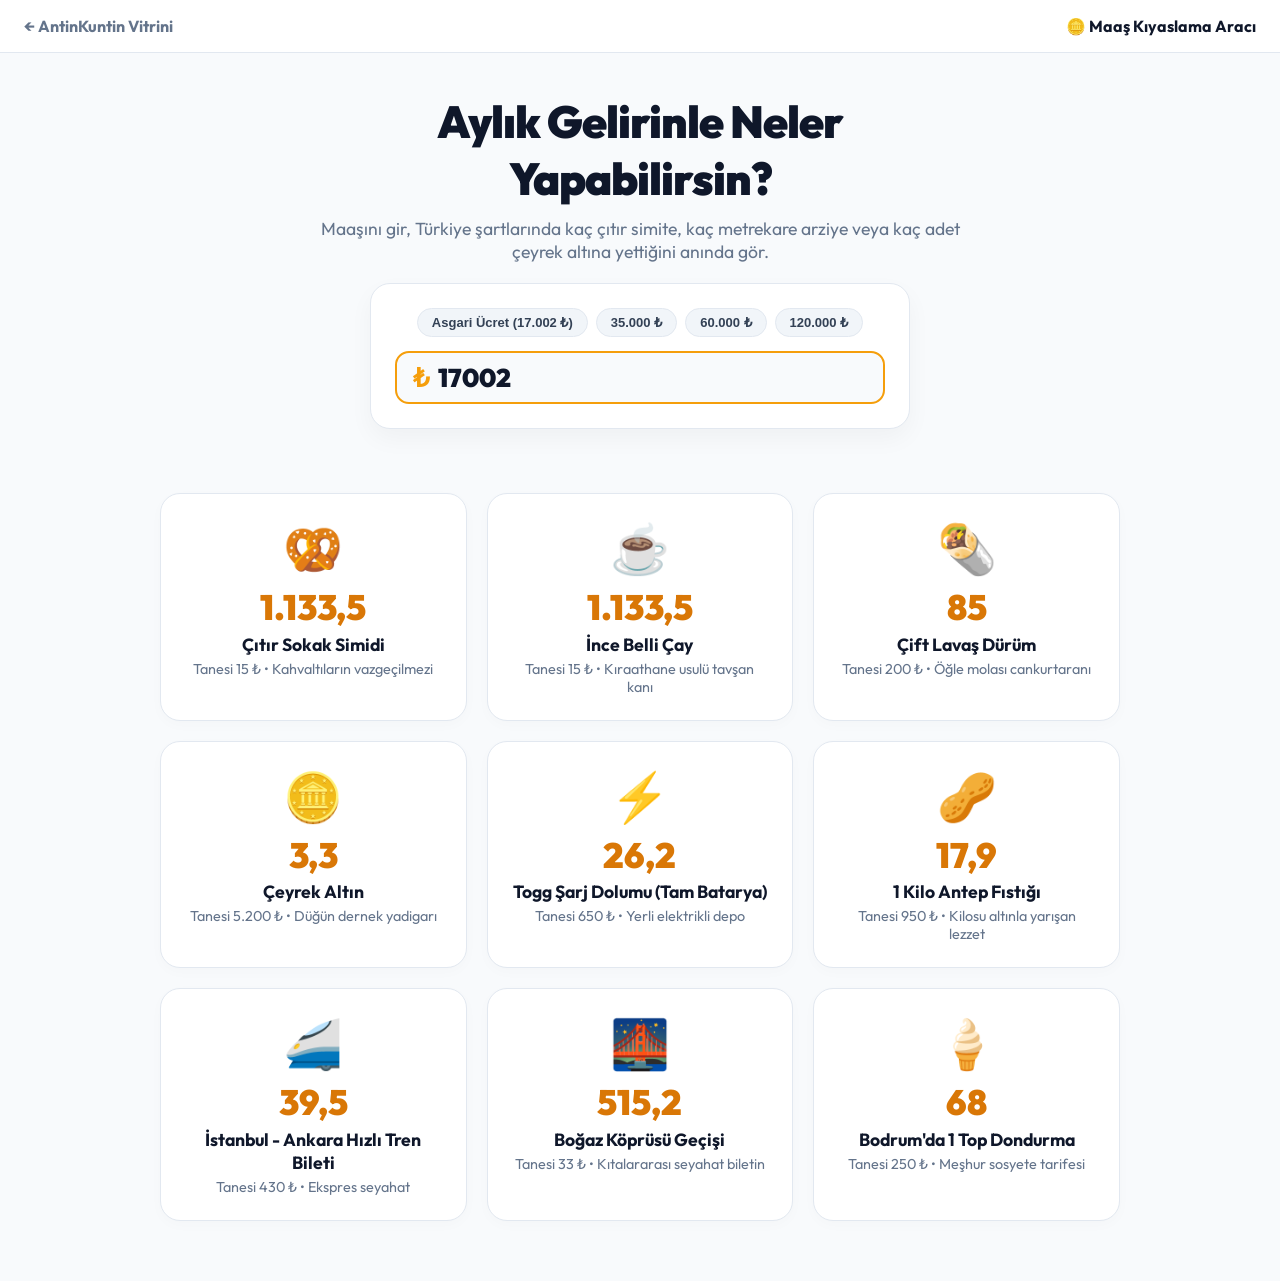
<file: games/asgari-karsilastir/index.html>
<!DOCTYPE html>
<html lang="tr">
<head>
  <meta charset="UTF-8">
  <meta name="viewport" content="width=device-width, initial-scale=1.0">
  <title>Maaşınla Ne Alabilirsin? - AntinKuntin</title>
  <link href="https://fonts.googleapis.com/css2?family=Outfit:wght@400;600;700;900&family=Inter:wght@400;600&display=swap" rel="stylesheet">
  <style>
    :root {
      --bg: #f8fafc;
      --card: #ffffff;
      --text: #0f172a;
      --text-muted: #64748b;
      --accent: #f59e0b;
      --border: #e2e8f0;
    }
    * { box-sizing: border-box; margin: 0; padding: 0; }
    body {
      font-family: 'Outfit', sans-serif;
      background: var(--bg);
      color: var(--text);
      padding-bottom: 60px;
    }
    header {
      background: rgba(255, 255, 255, 0.95);
      backdrop-filter: blur(12px);
      position: sticky;
      top: 0;
      z-index: 50;
      border-bottom: 1px solid var(--border);
      padding: 16px 24px;
      display: flex;
      justify-content: space-between;
      align-items: center;
    }
    .back-btn {
      color: #64748b;
      text-decoration: none;
      font-weight: 700;
      display: inline-flex;
      align-items: center;
      gap: 6px;
    }
    .back-btn:hover { color: var(--accent); }
    .hero {
      text-align: center;
      padding: 40px 20px 24px;
      max-width: 700px;
      margin: 0 auto;
    }
    .hero h1 {
      font-size: clamp(2rem, 4.5vw, 2.8rem);
      font-weight: 900;
      letter-spacing: -1px;
      margin-bottom: 10px;
    }
    .hero p {
      color: var(--text-muted);
      font-size: 1.1rem;
    }
    .salary-box {
      max-width: 540px;
      margin: 20px auto 40px;
      background: var(--card);
      padding: 24px;
      border-radius: 20px;
      border: 1px solid var(--border);
      box-shadow: 0 10px 25px rgba(0,0,0,0.04);
      display: flex;
      flex-direction: column;
      gap: 14px;
    }
    .salary-presets {
      display: flex;
      gap: 8px;
      justify-content: center;
      flex-wrap: wrap;
    }
    .preset-btn {
      background: #f1f5f9;
      border: 1px solid var(--border);
      padding: 6px 14px;
      border-radius: 999px;
      font-size: 13px;
      font-weight: 700;
      cursor: pointer;
      color: #334155;
    }
    .preset-btn:hover { background: #e2e8f0; }
    .input-group {
      display: flex;
      align-items: center;
      background: #f8fafc;
      border: 2px solid var(--accent);
      border-radius: 14px;
      padding: 8px 16px;
    }
    .input-group span {
      font-size: 1.6rem;
      font-weight: 900;
      color: var(--accent);
      margin-right: 8px;
    }
    .input-group input {
      border: none;
      background: transparent;
      font-size: 1.6rem;
      font-weight: 900;
      font-family: inherit;
      color: var(--text);
      width: 100%;
      outline: none;
    }
    .results-container {
      max-width: 1000px;
      margin: 0 auto;
      padding: 0 20px;
      display: grid;
      grid-template-columns: repeat(auto-fill, minmax(280px, 1fr));
      gap: 20px;
    }
    .result-card {
      background: var(--card);
      border: 1px solid var(--border);
      border-radius: 20px;
      padding: 24px;
      text-align: center;
      box-shadow: 0 4px 14px rgba(0,0,0,0.02);
      transition: transform 0.2s;
    }
    .result-card:hover { transform: translateY(-4px); }
    .res-emoji { font-size: 48px; margin-bottom: 10px; }
    .res-amount {
      font-size: 2.2rem;
      font-weight: 900;
      color: #d97706;
      line-height: 1.1;
      margin-bottom: 6px;
    }
    .res-title {
      font-size: 1.1rem;
      font-weight: 700;
      margin-bottom: 4px;
    }
    .res-sub {
      color: var(--text-muted);
      font-size: 0.9rem;
    }
  </style>
</head>
<body>
  <header>
    <a href="../../index.html" class="back-btn">← AntinKuntin Vitrini</a>
    <div style="font-weight: 700; color: #0f172a;">🪙 Maaş Kıyaslama Aracı</div>
  </header>

  <section class="hero">
    <h1>Aylık Gelirinle Neler Yapabilirsin?</h1>
    <p>Maaşını gir, Türkiye şartlarında kaç çıtır simite, kaç metrekare arziye veya kaç adet çeyrek altına yettiğini anında gör.</p>

    <div class="salary-box">
      <div class="salary-presets">
        <button class="preset-btn" onclick="setSalary(17002)">Asgari Ücret (17.002 ₺)</button>
        <button class="preset-btn" onclick="setSalary(35000)">35.000 ₺</button>
        <button class="preset-btn" onclick="setSalary(60000)">60.000 ₺</button>
        <button class="preset-btn" onclick="setSalary(120000)">120.000 ₺</button>
      </div>
      <div class="input-group">
        <span>₺</span>
        <input type="number" id="salaryInput" value="17002" min="1" step="500">
      </div>
    </div>
  </section>

  <main class="results-container" id="resultsGrid"></main>

  <script>
    const comparisons = [
      { name: 'Çıtır Sokak Simidi', unitPrice: 15, emoji: '🥨', desc: 'Kahvaltıların vazgeçilmezi' },
      { name: 'İnce Belli Çay', unitPrice: 15, emoji: '☕', desc: 'Kıraathane usulü tavşan kanı' },
      { name: 'Çift Lavaş Dürüm', unitPrice: 200, emoji: '🌯', desc: 'Öğle molası cankurtaranı' },
      { name: 'Çeyrek Altın', unitPrice: 5200, emoji: '🪙', desc: 'Düğün dernek yadigarı' },
      { name: 'Togg Şarj Dolumu (Tam Batarya)', unitPrice: 650, emoji: '⚡', desc: 'Yerli elektrikli depo' },
      { name: '1 Kilo Antep Fıstığı', unitPrice: 950, emoji: '🥜', desc: 'Kilosu altınla yarışan lezzet' },
      { name: 'İstanbul - Ankara Hızlı Tren Bileti', unitPrice: 430, emoji: '🚄', desc: 'Ekspres seyahat' },
      { name: 'Boğaz Köprüsü Geçişi', unitPrice: 33, emoji: '🌉', desc: 'Kıtalararası seyahat biletin' },
      { name: 'Bodrum\'da 1 Top Dondurma', unitPrice: 250, emoji: '🍦', desc: 'Meşhur sosyete tarifesi' }
    ];

    const inputEl = document.getElementById('salaryInput');
    const resultsGrid = document.getElementById('resultsGrid');

    function updateCalculations() {
      const salary = parseFloat(inputEl.value) || 0;
      resultsGrid.innerHTML = '';

      comparisons.forEach(item => {
        const count = salary > 0 ? (salary / item.unitPrice).toFixed(1) : 0;
        const card = document.createElement('div');
        card.className = 'result-card';
        card.innerHTML = `
          <div class="res-emoji">${item.emoji}</div>
          <div class="res-amount">${parseFloat(count).toLocaleString('tr-TR')}</div>
          <div class="res-title">${item.name}</div>
          <div class="res-sub">Tanesi ${item.unitPrice.toLocaleString('tr-TR')} ₺ • ${item.desc}</div>
        `;
        resultsGrid.appendChild(card);
      });
    }

    window.setSalary = function(val) {
      inputEl.value = val;
      updateCalculations();
    };

    inputEl.addEventListener('input', updateCalculations);
    updateCalculations();
  </script>
</body>
</html>
</file>
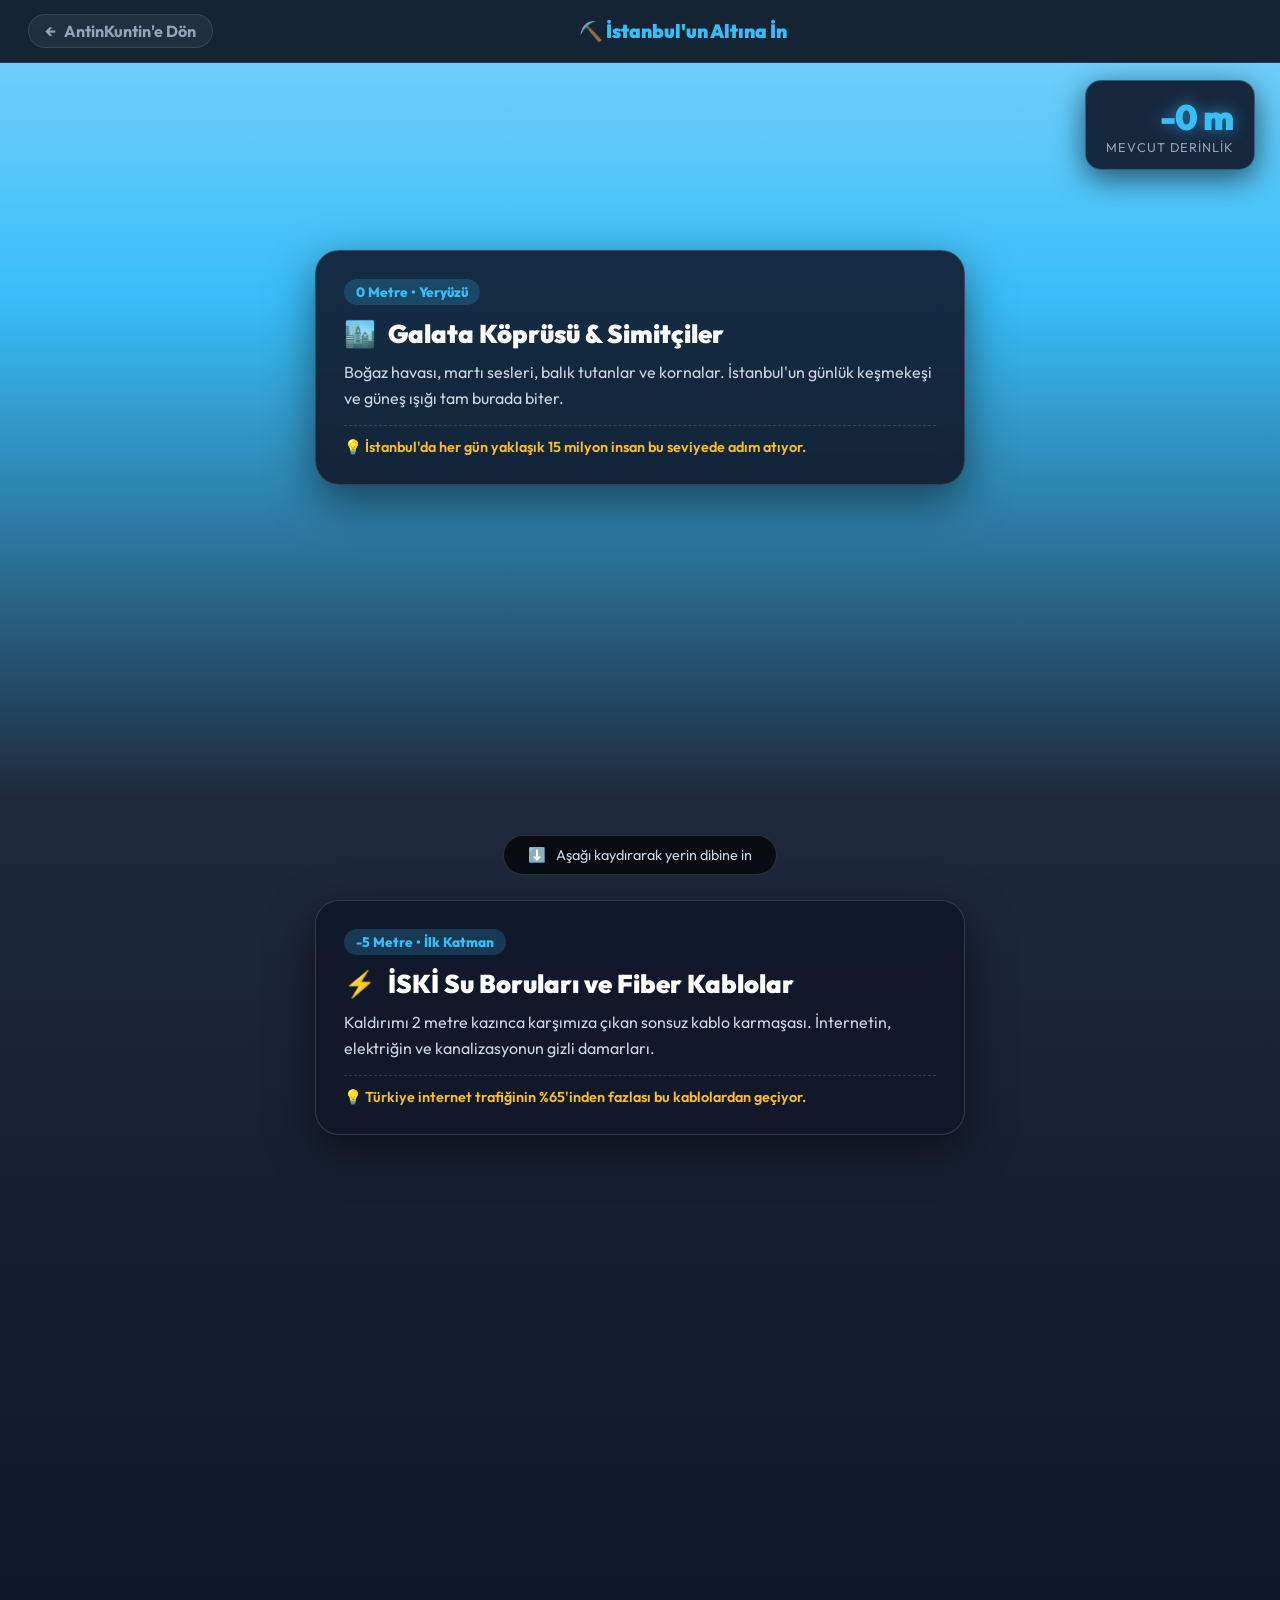
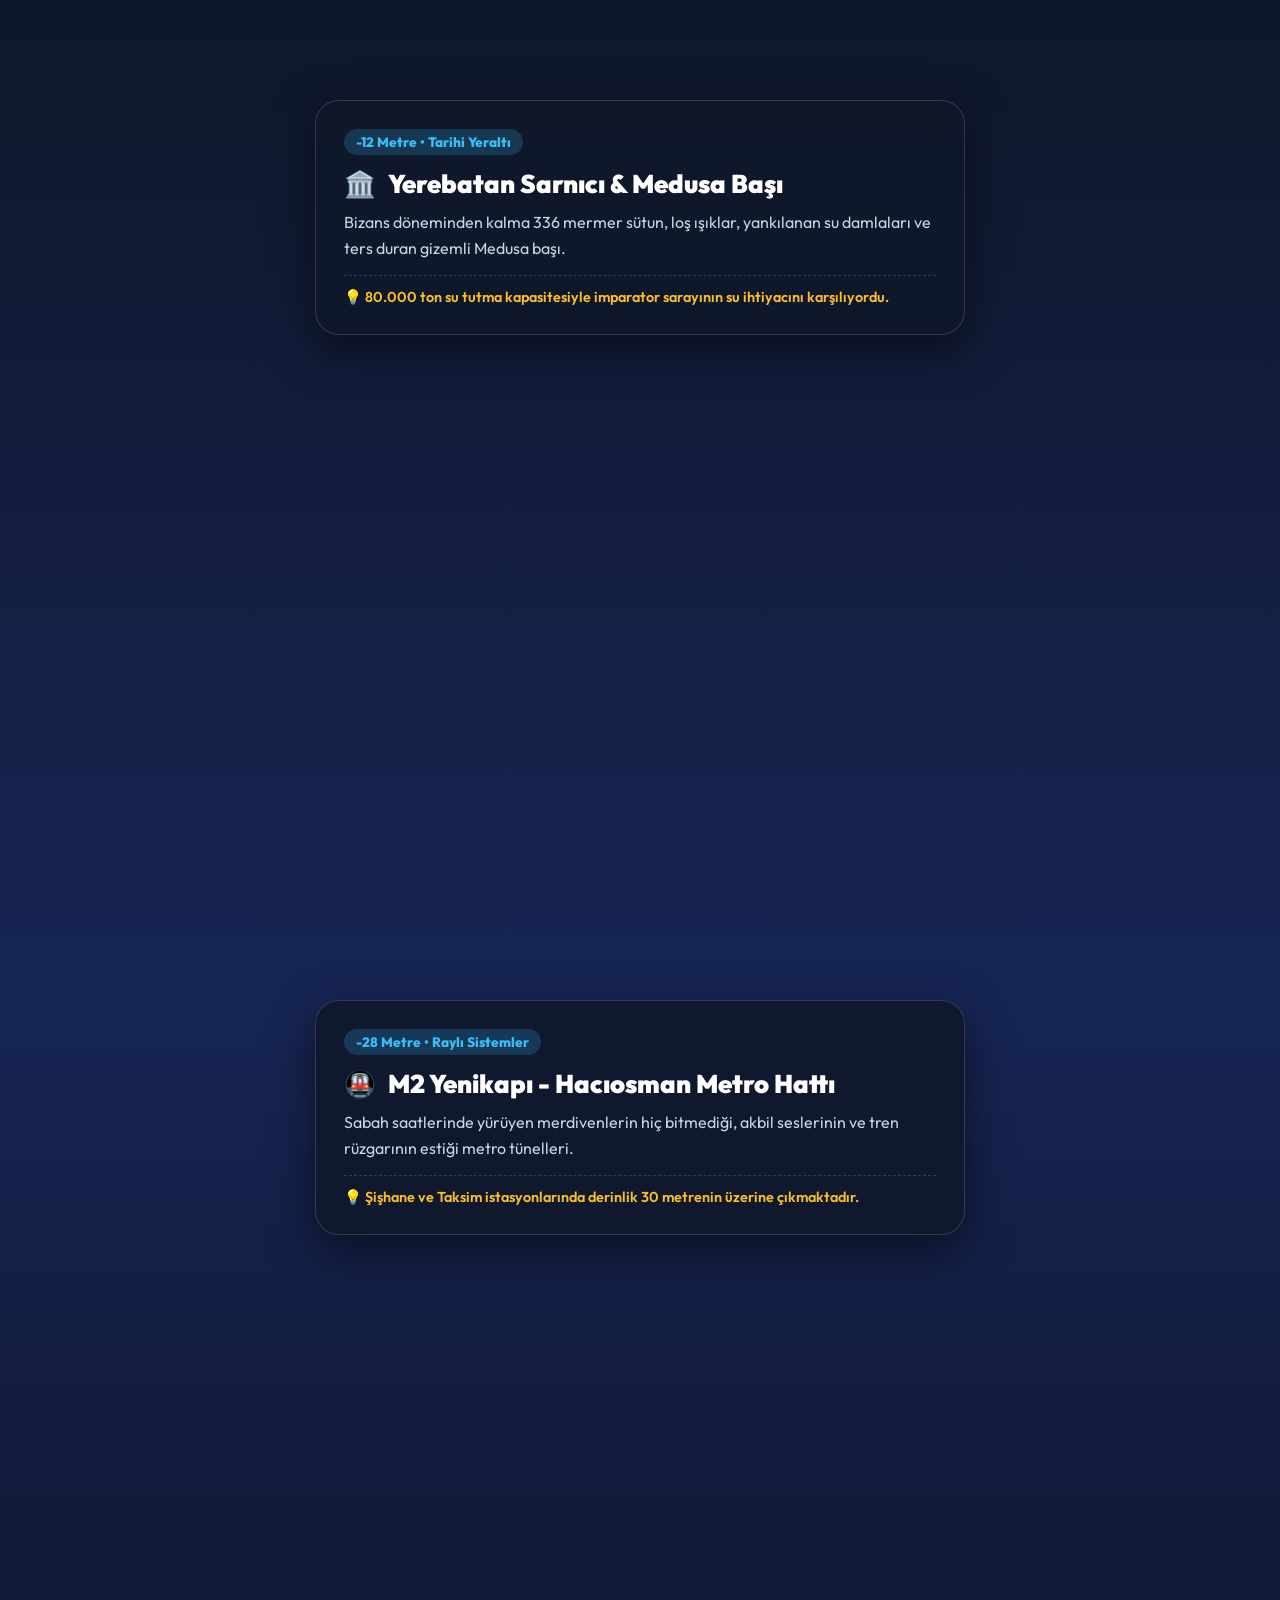
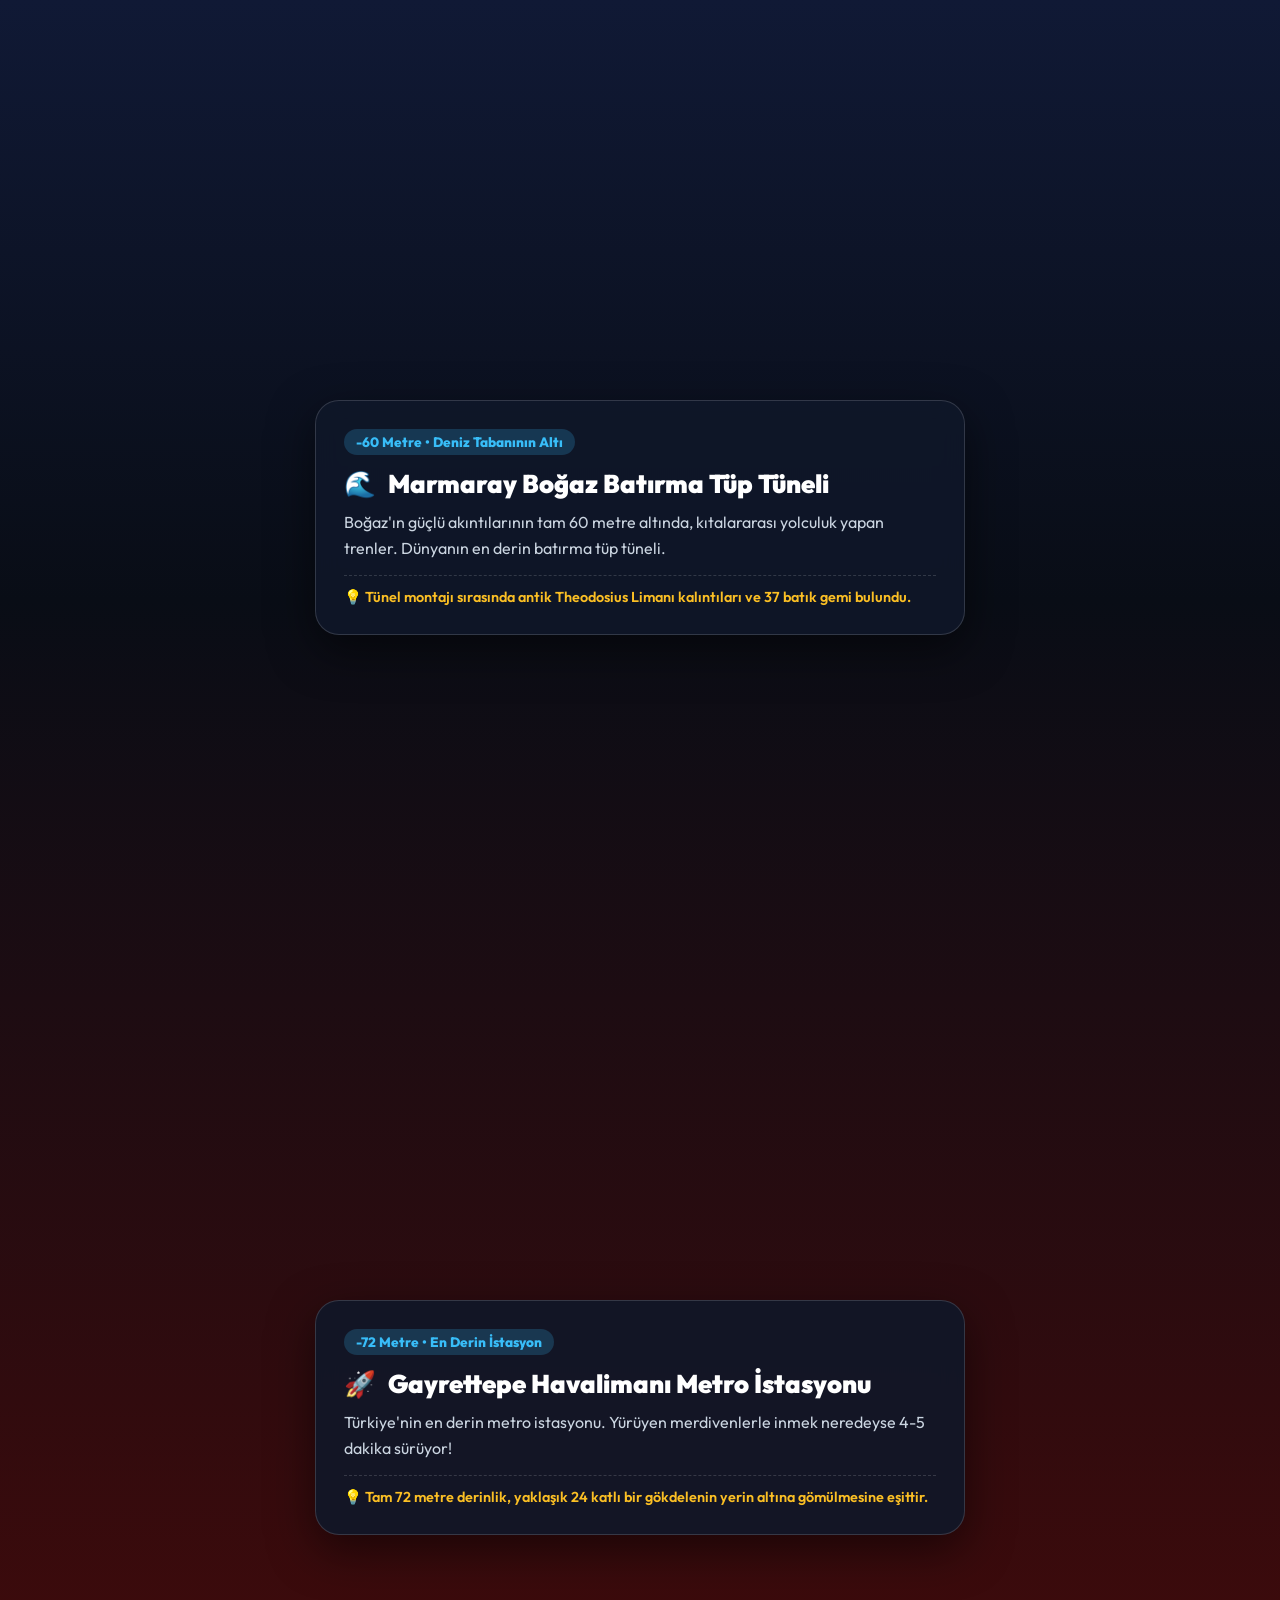
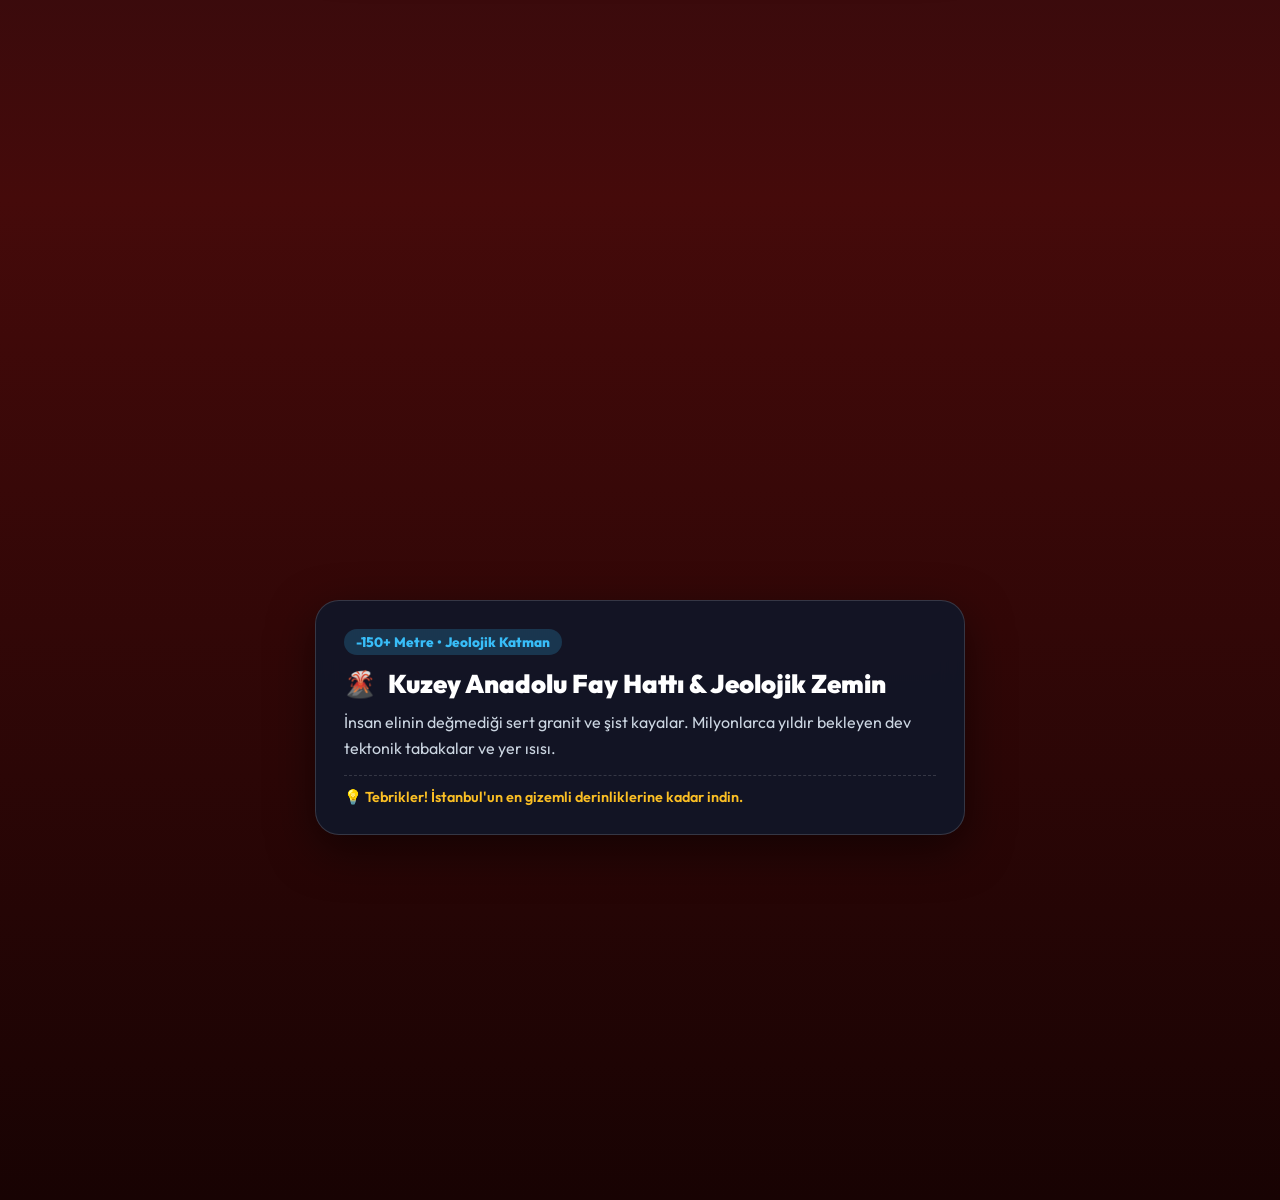
<file: games/derinlik/index.html>
<!DOCTYPE html>
<html lang="tr">
<head>
  <meta charset="UTF-8">
  <meta name="viewport" content="width=device-width, initial-scale=1.0">
  <title>İstanbul'un Altına İn - AntinKuntin</title>
  <link rel="preconnect" href="https://fonts.googleapis.com">
  <link rel="preconnect" href="https://fonts.gstatic.com" crossorigin>
  <link href="https://fonts.googleapis.com/css2?family=Outfit:wght@400;600;700;900&family=Inter:wght@400;600&display=swap" rel="stylesheet">
  <style>
    :root {
      --bg: #030712;
      --accent: #38bdf8;
      --text: #f8fafc;
      --muted: #94a3b8;
    }
    * { box-sizing: border-box; margin: 0; padding: 0; }
    body {
      font-family: 'Outfit', sans-serif;
      background-color: var(--bg);
      color: var(--text);
      overflow-x: hidden;
    }
    header {
      position: fixed;
      top: 0;
      left: 0;
      right: 0;
      z-index: 1000;
      background: rgba(3, 7, 18, 0.85);
      backdrop-filter: blur(12px);
      border-bottom: 1px solid rgba(255, 255, 255, 0.1);
      padding: 14px 28px;
      display: flex;
      justify-content: space-between;
      align-items: center;
    }
    .back-btn {
      color: var(--muted);
      text-decoration: none;
      font-weight: 700;
      display: inline-flex;
      align-items: center;
      gap: 8px;
      padding: 6px 16px;
      border-radius: 999px;
      background: rgba(255, 255, 255, 0.05);
      border: 1px solid rgba(255, 255, 255, 0.1);
      transition: all 0.2s;
    }
    .back-btn:hover {
      color: #fff;
      background: var(--accent);
      border-color: var(--accent);
      box-shadow: 0 0 15px rgba(56, 189, 248, 0.5);
    }
    .depth-hud {
      position: fixed;
      right: 25px;
      top: 80px;
      z-index: 100;
      background: rgba(15, 23, 42, 0.9);
      border: 1px solid rgba(56, 189, 248, 0.4);
      padding: 14px 20px;
      border-radius: 16px;
      box-shadow: 0 8px 30px rgba(0, 0, 0, 0.6);
      backdrop-filter: blur(8px);
      text-align: right;
    }
    .depth-hud .meter {
      font-size: 2.2rem;
      font-weight: 900;
      color: var(--accent);
      font-variant-numeric: tabular-nums;
      text-shadow: 0 0 15px rgba(56, 189, 248, 0.6);
    }
    .depth-hud .label {
      font-size: 0.8rem;
      text-transform: uppercase;
      letter-spacing: 1px;
      color: var(--muted);
    }
    .scroll-guide {
      position: fixed;
      bottom: 25px;
      left: 50%;
      transform: translateX(-50%);
      z-index: 100;
      background: rgba(0, 0, 0, 0.7);
      padding: 10px 24px;
      border-radius: 999px;
      border: 1px solid rgba(255, 255, 255, 0.15);
      font-size: 0.9rem;
      color: #cbd5e1;
      display: flex;
      align-items: center;
      gap: 10px;
      animation: pulse 2s infinite;
      pointer-events: none;
    }
    @keyframes pulse {
      0%, 100% { opacity: 0.8; transform: translateX(-50%) translateY(0); }
      50% { opacity: 1; transform: translateX(-50%) translateY(4px); }
    }
    .deep-container {
      position: relative;
      width: 100%;
      height: 6000px;
      background: linear-gradient(
        180deg,
        #7dd3fc 0%,
        #38bdf8 300px,
        #1e293b 800px,
        #0f172a 1600px,
        #172554 2600px,
        #090d16 3800px,
        #450a0a 5000px,
        #180303 6000px
      );
    }
    .layer-item {
      position: absolute;
      left: 50%;
      transform: translateX(-50%);
      width: 90%;
      max-width: 650px;
      background: rgba(15, 23, 42, 0.88);
      border: 1px solid rgba(255, 255, 255, 0.15);
      border-radius: 24px;
      padding: 28px;
      box-shadow: 0 15px 45px rgba(0, 0, 0, 0.5);
      backdrop-filter: blur(12px);
      transition: transform 0.3s ease;
    }
    .layer-item:hover {
      transform: translateX(-50%) scale(1.02);
      border-color: var(--accent);
    }
    .layer-depth {
      display: inline-block;
      padding: 4px 12px;
      background: rgba(56, 189, 248, 0.2);
      color: var(--accent);
      font-weight: 800;
      border-radius: 999px;
      font-size: 0.85rem;
      margin-bottom: 12px;
    }
    .layer-title {
      font-size: 1.6rem;
      font-weight: 900;
      margin-bottom: 10px;
      color: #fff;
      display: flex;
      align-items: center;
      gap: 12px;
    }
    .layer-desc {
      font-size: 1rem;
      color: #cbd5e1;
      line-height: 1.6;
    }
    .layer-fact {
      margin-top: 14px;
      padding-top: 12px;
      border-top: 1px dashed rgba(255, 255, 255, 0.15);
      font-size: 0.9rem;
      color: #fbbf24;
      font-weight: 600;
    }
  </style>
</head>
<body>
  <header>
    <a href="../../index.html" class="back-btn">
      <span>←</span> AntinKuntin'e Dön
    </a>
    <div style="font-weight: 900; font-size: 1.2rem; color: #38bdf8;">⛏️ İstanbul'un Altına İn</div>
    <div style="width: 100px;"></div>
  </header>

  <div class="depth-hud">
    <div class="meter" id="depthVal">-0 m</div>
    <div class="label">Mevcut Derinlik</div>
  </div>

  <div class="scroll-guide">
    <span>⬇️</span> Aşağı kaydırarak yerin dibine in
  </div>

  <div class="deep-container" id="deepContainer">
    <!-- 0m Yeryüzü -->
    <div class="layer-item" style="top: 250px;">
      <span class="layer-depth">0 Metre • Yeryüzü</span>
      <h2 class="layer-title"><span>🏙️</span> Galata Köprüsü & Simitçiler</h2>
      <p class="layer-desc">Boğaz havası, martı sesleri, balık tutanlar ve kornalar. İstanbul'un günlük keşmekeşi ve güneş ışığı tam burada biter.</p>
      <div class="layer-fact">💡 İstanbul'da her gün yaklaşık 15 milyon insan bu seviyede adım atıyor.</div>
    </div>

    <!-- -5m Altyapı -->
    <div class="layer-item" style="top: 900px;">
      <span class="layer-depth">-5 Metre • İlk Katman</span>
      <h2 class="layer-title"><span>⚡</span> İSKİ Su Boruları ve Fiber Kablolar</h2>
      <p class="layer-desc">Kaldırımı 2 metre kazınca karşımıza çıkan sonsuz kablo karmaşası. İnternetin, elektriğin ve kanalizasyonun gizli damarları.</p>
      <div class="layer-fact">💡 Türkiye internet trafiğinin %65'inden fazlası bu kablolardan geçiyor.</div>
    </div>

    <!-- -12m Sarnıçlar -->
    <div class="layer-item" style="top: 1700px;">
      <span class="layer-depth">-12 Metre • Tarihi Yeraltı</span>
      <h2 class="layer-title"><span>🏛️</span> Yerebatan Sarnıcı & Medusa Başı</h2>
      <p class="layer-desc">Bizans döneminden kalma 336 mermer sütun, loş ışıklar, yankılanan su damlaları ve ters duran gizemli Medusa başı.</p>
      <div class="layer-fact">💡 80.000 ton su tutma kapasitesiyle imparator sarayının su ihtiyacını karşılıyordu.</div>
    </div>

    <!-- -28m Metro Hatları -->
    <div class="layer-item" style="top: 2600px;">
      <span class="layer-depth">-28 Metre • Raylı Sistemler</span>
      <h2 class="layer-title"><span>🚇</span> M2 Yenikapı - Hacıosman Metro Hattı</h2>
      <p class="layer-desc">Sabah saatlerinde yürüyen merdivenlerin hiç bitmediği, akbil seslerinin ve tren rüzgarının estiği metro tünelleri.</p>
      <div class="layer-fact">💡 Şişhane ve Taksim istasyonlarında derinlik 30 metrenin üzerine çıkmaktadır.</div>
    </div>

    <!-- -60m Marmaray -->
    <div class="layer-item" style="top: 3600px;">
      <span class="layer-depth">-60 Metre • Deniz Tabanının Altı</span>
      <h2 class="layer-title"><span>🌊</span> Marmaray Boğaz Batırma Tüp Tüneli</h2>
      <p class="layer-desc">Boğaz'ın güçlü akıntılarının tam 60 metre altında, kıtalararası yolculuk yapan trenler. Dünyanın en derin batırma tüp tüneli.</p>
      <div class="layer-fact">💡 Tünel montajı sırasında antik Theodosius Limanı kalıntıları ve 37 batık gemi bulundu.</div>
    </div>

    <!-- -71m Gayrettepe M11 -->
    <div class="layer-item" style="top: 4500px;">
      <span class="layer-depth">-72 Metre • En Derin İstasyon</span>
      <h2 class="layer-title"><span>🚀</span> Gayrettepe Havalimanı Metro İstasyonu</h2>
      <p class="layer-desc">Türkiye'nin en derin metro istasyonu. Yürüyen merdivenlerle inmek neredeyse 4-5 dakika sürüyor!</p>
      <div class="layer-fact">💡 Tam 72 metre derinlik, yaklaşık 24 katlı bir gökdelenin yerin altına gömülmesine eşittir.</div>
    </div>

    <!-- -150m Fay Hattı ve Magma -->
    <div class="layer-item" style="top: 5400px;">
      <span class="layer-depth">-150+ Metre • Jeolojik Katman</span>
      <h2 class="layer-title"><span>🌋</span> Kuzey Anadolu Fay Hattı & Jeolojik Zemin</h2>
      <p class="layer-desc">İnsan elinin değmediği sert granit ve şist kayalar. Milyonlarca yıldır bekleyen dev tektonik tabakalar ve yer ısısı.</p>
      <div class="layer-fact">💡 Tebrikler! İstanbul'un en gizemli derinliklerine kadar indin.</div>
    </div>
  </div>

  <script>
    const depthVal = document.getElementById('depthVal');
    window.addEventListener('scroll', () => {
      const scrollY = window.scrollY;
      // 0 - 5500px scroll aralığını 0 ile 160 metre arasına oranlayalım
      const maxScroll = document.documentElement.scrollHeight - window.innerHeight;
      const progress = Math.min(Math.max(scrollY / maxScroll, 0), 1);
      const calculatedDepth = Math.round(progress * 160);
      depthVal.textContent = `-${calculatedDepth} m`;
    });
  </script>
</body>
</html>
</file>
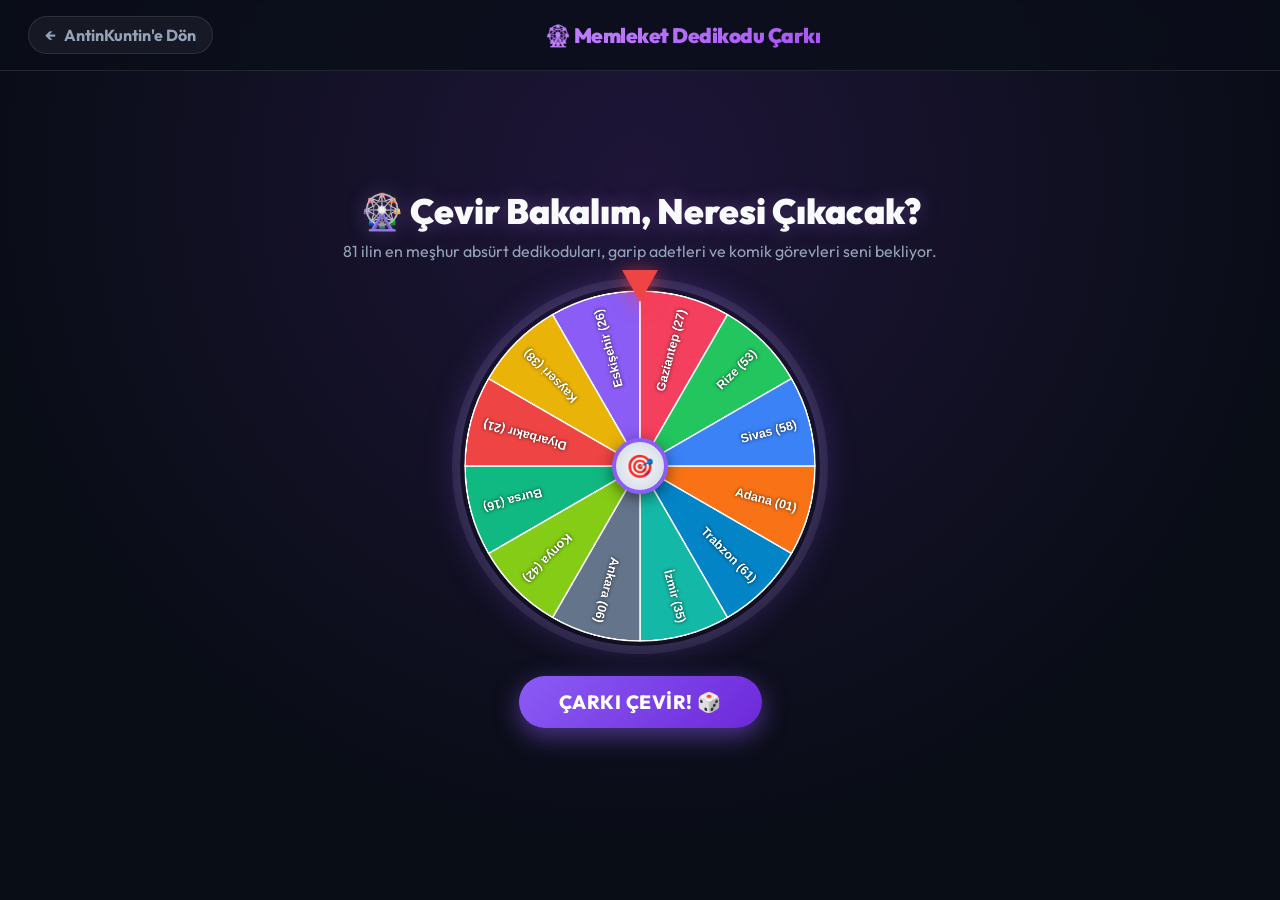
<file: games/memleket-carki/index.html>
<!DOCTYPE html>
<html lang="tr">
<head>
  <meta charset="UTF-8">
  <meta name="viewport" content="width=device-width, initial-scale=1.0">
  <title>Memleket Dedikodu Çarkı - AntinKuntin</title>
  <link rel="preconnect" href="https://fonts.googleapis.com">
  <link rel="preconnect" href="https://fonts.gstatic.com" crossorigin>
  <link href="https://fonts.googleapis.com/css2?family=Outfit:wght@400;600;700;900&family=Inter:wght@400;600&display=swap" rel="stylesheet">
  <style>
    :root {
      --bg: #090d16;
      --card-bg: rgba(22, 28, 45, 0.85);
      --accent: #8b5cf6;
      --accent-glow: rgba(139, 92, 246, 0.5);
      --text: #f8fafc;
      --muted: #94a3b8;
      --border: rgba(255, 255, 255, 0.1);
    }
    * { box-sizing: border-box; margin: 0; padding: 0; }
    body {
      font-family: 'Outfit', sans-serif;
      background: radial-gradient(circle at 50% 20%, #1e1538 0%, var(--bg) 70%);
      color: var(--text);
      min-height: 100vh;
      display: flex;
      flex-direction: column;
      overflow-x: hidden;
    }
    header {
      background: rgba(10, 14, 25, 0.8);
      backdrop-filter: blur(12px);
      border-bottom: 1px solid var(--border);
      padding: 16px 28px;
      display: flex;
      justify-content: space-between;
      align-items: center;
      position: sticky;
      top: 0;
      z-index: 100;
    }
    .back-btn {
      color: var(--muted);
      text-decoration: none;
      font-weight: 700;
      display: inline-flex;
      align-items: center;
      gap: 8px;
      padding: 8px 16px;
      border-radius: 999px;
      background: rgba(255, 255, 255, 0.05);
      border: 1px solid var(--border);
      transition: all 0.2s;
    }
    .back-btn:hover {
      color: #fff;
      background: var(--accent);
      border-color: var(--accent);
      box-shadow: 0 0 15px var(--accent-glow);
    }
    .brand-title {
      font-weight: 900;
      letter-spacing: -0.5px;
      background: linear-gradient(135deg, #c084fc, #a855f7);
      -webkit-background-clip: text;
      -webkit-text-fill-color: transparent;
      font-size: 1.3rem;
    }
    .main-content {
      flex: 1;
      display: flex;
      flex-direction: column;
      align-items: center;
      justify-content: center;
      padding: 30px 20px 60px;
      max-width: 900px;
      margin: 0 auto;
      width: 100%;
    }
    .hero-info {
      text-align: center;
      margin-bottom: 25px;
    }
    .hero-info h1 {
      font-size: 2.2rem;
      font-weight: 900;
      margin-bottom: 8px;
      text-shadow: 0 0 20px rgba(192, 132, 252, 0.3);
    }
    .hero-info p {
      color: var(--muted);
      font-size: 1rem;
    }
    .wheel-container {
      position: relative;
      width: 360px;
      height: 360px;
      max-width: 90vw;
      max-height: 90vw;
      margin: 0 auto 30px;
      display: flex;
      align-items: center;
      justify-content: center;
    }
    .wheel-pointer {
      position: absolute;
      top: -16px;
      left: 50%;
      transform: translateX(-50%);
      width: 0;
      height: 0;
      border-left: 18px solid transparent;
      border-right: 18px solid transparent;
      border-top: 32px solid #ef4444;
      z-index: 30;
      filter: drop-shadow(0 4px 10px rgba(239, 68, 68, 0.8));
    }
    canvas#wheelCanvas {
      width: 100%;
      height: 100%;
      border-radius: 50%;
      box-shadow: 0 0 35px rgba(139, 92, 246, 0.35), 0 0 0 8px rgba(255, 255, 255, 0.08);
      transition: transform 4s cubic-bezier(0.15, 0.9, 0.2, 1);
    }
    .center-pin {
      position: absolute;
      width: 56px;
      height: 56px;
      background: radial-gradient(circle, #f8fafc 0%, #cbd5e1 100%);
      border: 4px solid #8b5cf6;
      border-radius: 50%;
      z-index: 20;
      display: flex;
      align-items: center;
      justify-content: center;
      font-size: 1.4rem;
      box-shadow: 0 4px 15px rgba(0,0,0,0.5);
      cursor: pointer;
      user-select: none;
    }
    .controls {
      display: flex;
      gap: 15px;
      margin-bottom: 25px;
    }
    .spin-btn {
      background: linear-gradient(135deg, #8b5cf6, #6d28d9);
      color: #fff;
      font-family: inherit;
      font-size: 1.2rem;
      font-weight: 800;
      padding: 14px 40px;
      border-radius: 999px;
      border: none;
      cursor: pointer;
      box-shadow: 0 8px 25px var(--accent-glow);
      transition: all 0.2s cubic-bezier(0.4, 0, 0.2, 1);
      letter-spacing: 0.5px;
    }
    .spin-btn:hover:not(:disabled) {
      transform: translateY(-2px) scale(1.03);
      box-shadow: 0 12px 30px rgba(139, 92, 246, 0.7);
    }
    .spin-btn:active:not(:disabled) {
      transform: translateY(1px);
    }
    .spin-btn:disabled {
      opacity: 0.5;
      cursor: not-allowed;
    }
    .result-card {
      background: var(--card-bg);
      border: 1px solid var(--border);
      border-radius: 20px;
      padding: 24px;
      width: 100%;
      text-align: center;
      box-shadow: 0 10px 40px rgba(0,0,0,0.4);
      backdrop-filter: blur(10px);
      transition: all 0.3s;
      display: none;
      animation: popIn 0.4s cubic-bezier(0.175, 0.885, 0.32, 1.275);
    }
    @keyframes popIn {
      0% { opacity: 0; transform: scale(0.9) translateY(20px); }
      100% { opacity: 1; transform: scale(1) translateY(0); }
    }
    .result-tag {
      display: inline-block;
      padding: 4px 12px;
      border-radius: 999px;
      background: rgba(139, 92, 246, 0.2);
      color: #c084fc;
      font-size: 0.85rem;
      font-weight: 700;
      margin-bottom: 12px;
      border: 1px solid rgba(139, 92, 246, 0.3);
    }
    .result-title {
      font-size: 1.7rem;
      font-weight: 900;
      color: #fff;
      margin-bottom: 10px;
    }
    .result-gossip {
      font-size: 1.15rem;
      color: #e2e8f0;
      line-height: 1.6;
      margin-bottom: 16px;
    }
    .result-challenge {
      background: rgba(0,0,0,0.3);
      border-left: 4px solid #8b5cf6;
      padding: 12px 16px;
      border-radius: 8px;
      text-align: left;
      font-size: 0.95rem;
      color: #cbd5e1;
    }
    .result-challenge strong {
      color: #facc15;
    }
  </style>
</head>
<body>
  <header>
    <a href="../../index.html" class="back-btn">
      <span>←</span> AntinKuntin'e Dön
    </a>
    <div class="brand-title">🎡 Memleket Dedikodu Çarkı</div>
    <div style="width: 100px;"></div>
  </header>

  <main class="main-content">
    <div class="hero-info">
      <h1>🎡 Çevir Bakalım, Neresi Çıkacak?</h1>
      <p>81 ilin en meşhur absürt dedikoduları, garip adetleri ve komik görevleri seni bekliyor.</p>
    </div>

    <div class="wheel-container">
      <div class="wheel-pointer"></div>
      <canvas id="wheelCanvas" width="700" height="700"></canvas>
      <div class="center-pin" id="centerPin">🎯</div>
    </div>

    <div class="controls">
      <button class="spin-btn" id="spinBtn">ÇARKI ÇEVİR! 🎲</button>
    </div>

    <div class="result-card" id="resultCard">
      <span class="result-tag" id="resPlate">PLAKA: 01</span>
      <h2 class="result-title" id="resCity">Adana</h2>
      <p class="result-gossip" id="resGossip">Güneşe ateş edenler, sıcaktan asfaltta sucuk pişirenler... Adana'da sıradan bir salı günü!</p>
      <div class="result-challenge" id="resTask">
        <strong>Absürt Görev:</strong> En yakınındaki kişiye 10 saniye boyunca hiç gözünü kırpmadan "Bici bici yemeyen bizden değildir" de!
      </div>
    </div>
  </main>

  <script>
    const CITIES = [
      {
        name: "Adana", plate: "01", color: "#f97316",
        gossip: "Güneşe ateş açtıkları ve asfaltta gerçekten yumurta/sucuk pişirdikleri doğrudur. Adana'da sinirlenmek bir spordur.",
        task: "En yakınındaki kişiye çok ciddi bir yüzle 'Güneşe ateş ettim tutmadı' de."
      },
      {
        name: "Trabzon", plate: "61", color: "#0284c7",
        gossip: "Saat 12'den sonra kafaların şalteri indiği söylenir ama kuymak ve kemençe sesi gelince anında herkes horona kalkar.",
        task: "15 saniye boyunca kesintisiz Karadeniz şivesiyle haçan konuşmaya çalış."
      },
      {
        name: "İzmir", plate: "35", color: "#14b8a6",
        gossip: "Simite gevrek, çekirdeğe çiğdem, domatese domat demeyenleri şehre almama referandumu yapmayı düşünürler.",
        task: "Hızlıca 5 kez art arda 'Gevrek çiğdem domat kordon' de, şaşırırsan bir bardak su iç."
      },
      {
        name: "Ankara", plate: "06", color: "#64748b",
        gossip: "Denizi yoktur ama Kuğulu Park'taki kuğular deniz etkisi yapar. Gri binaların arasında pavyon ışıkları yol gösterir.",
        task: "Hemen ayağa kalk ve 10 saniye boyunca hayali kaşıklarla 'Ankara'nın Bağları' oyna."
      },
      {
        name: "Konya", plate: "42", color: "#84cc16",
        gossip: "Dümdüz ovada kaybolabilen tek şehir. Etliekmeğin boyu boyunu geçer, Mevlana şekeriyle şarj olurlar.",
        task: "Kendi etrafında 3 tur yavaşça semazen gibi dön ve dengeni koru."
      },
      {
        name: "Bursa", plate: "16", color: "#10b981",
        gossip: "İskenderin üzerine tereyağı dökülürken çıkan 'cozzz' sesi Bursa'nın milli marşı sayılır.",
        task: "Ağzın açık şekilde hayali tereyağı dökülme sesi çıkar: 'Cozzzzzzz!'"
      },
      {
        name: "Diyarbakır", plate: "21", color: "#ef4444",
        gossip: "Karpuzların içine çocuk koyup fotoğraf çektirmek yasal zorunluluktur. Ciğersiz sabah kahvaltısı eksik sayılır.",
        task: "'Ciğer candır gerisi heyecandır' diye bağır."
      },
      {
        name: "Kayseri", plate: "38", color: "#eab308",
        gossip: "Pastırmanın kokusunu 5 km öteden alırlar. Ticarette babasına bile iskonto yapmayanların şehridir.",
        task: "Yanındaki kişiye hemen masadaki bir eşyayı 5 katı fiyatına satmaya çalış."
      },
      {
        name: "Eskişehir", plate: "26", color: "#8b5cf6",
        gossip: "Porsuk çayı kenarında çimlere yayılıp çiğbörek yemeyen öğrenci derslerden otomatik kalır.",
        task: "Boğazında sıcak çiğbörek kalmış gibi bir mimik yap."
      },
      {
        name: "Gaziantep", plate: "27", color: "#f43f5e",
        gossip: "Sabah 6'da beyran içip üzerine baklava gömen, diyeti sadece rüyasında gören gurmeler cenneti.",
        task: "Gözlerini kapat ve en sevdiğin tatlıyı 10 saniye boyunca aşkla öv."
      },
      {
        name: "Rize", plate: "53", color: "#22c55e",
        gossip: "Yağmur yağmadığı günlerde halk güneşi görünce paniğe kapılır. Çay bardağı vücudun bir uzvu gibidir.",
        task: "Çay kaşığıyla bardak karıştırma sesini ağzınla taklit et: 'Çıngır çıngır!'"
      },
      {
        name: "Sivas", plate: "58", color: "#3b82f6",
        gossip: "Kangal köpekleri kışın dondan kurtulmak için mont giyer, ayazı insanı muma çevirir.",
        task: "Tir tir titriyormuş gibi yapıp 'Sivas soğuğu vurdu' de."
      }
    ];

    const canvas = document.getElementById('wheelCanvas');
    const ctx = canvas.getContext('2d');
    const spinBtn = document.getElementById('spinBtn');
    const centerPin = document.getElementById('centerPin');
    const resultCard = document.getElementById('resultCard');
    const resPlate = document.getElementById('resPlate');
    const resCity = document.getElementById('resCity');
    const resGossip = document.getElementById('resGossip');
    const resTask = document.getElementById('resTask');

    const numSegments = CITIES.length;
    const arc = (2 * Math.PI) / numSegments;
    let currentAngle = 0;
    let isSpinning = false;

    function drawWheel() {
      const radius = canvas.width / 2;
      ctx.clearRect(0, 0, canvas.width, canvas.height);

      for (let i = 0; i < numSegments; i++) {
        const angle = i * arc;
        ctx.beginPath();
        ctx.fillStyle = CITIES[i].color;
        ctx.moveTo(radius, radius);
        ctx.arc(radius, radius, radius - 10, angle, angle + arc);
        ctx.lineTo(radius, radius);
        ctx.fill();
        ctx.strokeStyle = '#ffffff';
        ctx.lineWidth = 3;
        ctx.stroke();

        // Metin yaz
        ctx.save();
        ctx.translate(radius, radius);
        ctx.rotate(angle + arc / 2);
        ctx.textAlign = 'right';
        ctx.fillStyle = '#ffffff';
        ctx.font = 'bold 24px Outfit, sans-serif';
        ctx.shadowColor = 'rgba(0,0,0,0.8)';
        ctx.shadowBlur = 6;
        ctx.fillText(CITIES[i].name + " (" + CITIES[i].plate + ")", radius - 35, 8);
        ctx.restore();
      }
    }

    drawWheel();

    function spin() {
      if (isSpinning) return;
      isSpinning = true;
      spinBtn.disabled = true;
      resultCard.style.display = 'none';

      const randomRounds = 5 + Math.floor(Math.random() * 5); // 5 - 10 tam tur
      const extraDegrees = Math.floor(Math.random() * 360);
      const totalDegrees = randomRounds * 360 + extraDegrees;
      currentAngle += totalDegrees;

      canvas.style.transform = `rotate(${currentAngle}deg)`;

      setTimeout(() => {
        isSpinning = false;
        spinBtn.disabled = false;

        // İbre üstte (-90 derece veya 270 derece)
        // Dönüş açısını mod 360'a göre hesapla
        const actualRotation = currentAngle % 360;
        // Pointer saat 12 yönünde (270 derece canvas açısı)
        // Dönüş saat yönünde olduğu için ters çıkarılır
        const pointerAngle = (360 - (actualRotation % 360) + 270) % 360;
        const index = Math.floor((pointerAngle / 360) * numSegments) % numSegments;
        const selected = CITIES[index];

        resPlate.textContent = `PLAKA: ${selected.plate}`;
        resCity.textContent = selected.name;
        resGossip.textContent = selected.gossip;
        resTask.innerHTML = `<strong>Absürt Görev:</strong> ${selected.task}`;
        resultCard.style.display = 'block';
        resultCard.scrollIntoView({ behavior: 'smooth', block: 'nearest' });
      }, 4000);
    }

    spinBtn.addEventListener('click', spin);
    centerPin.addEventListener('click', spin);
  </script>
</body>
</html>
</file>
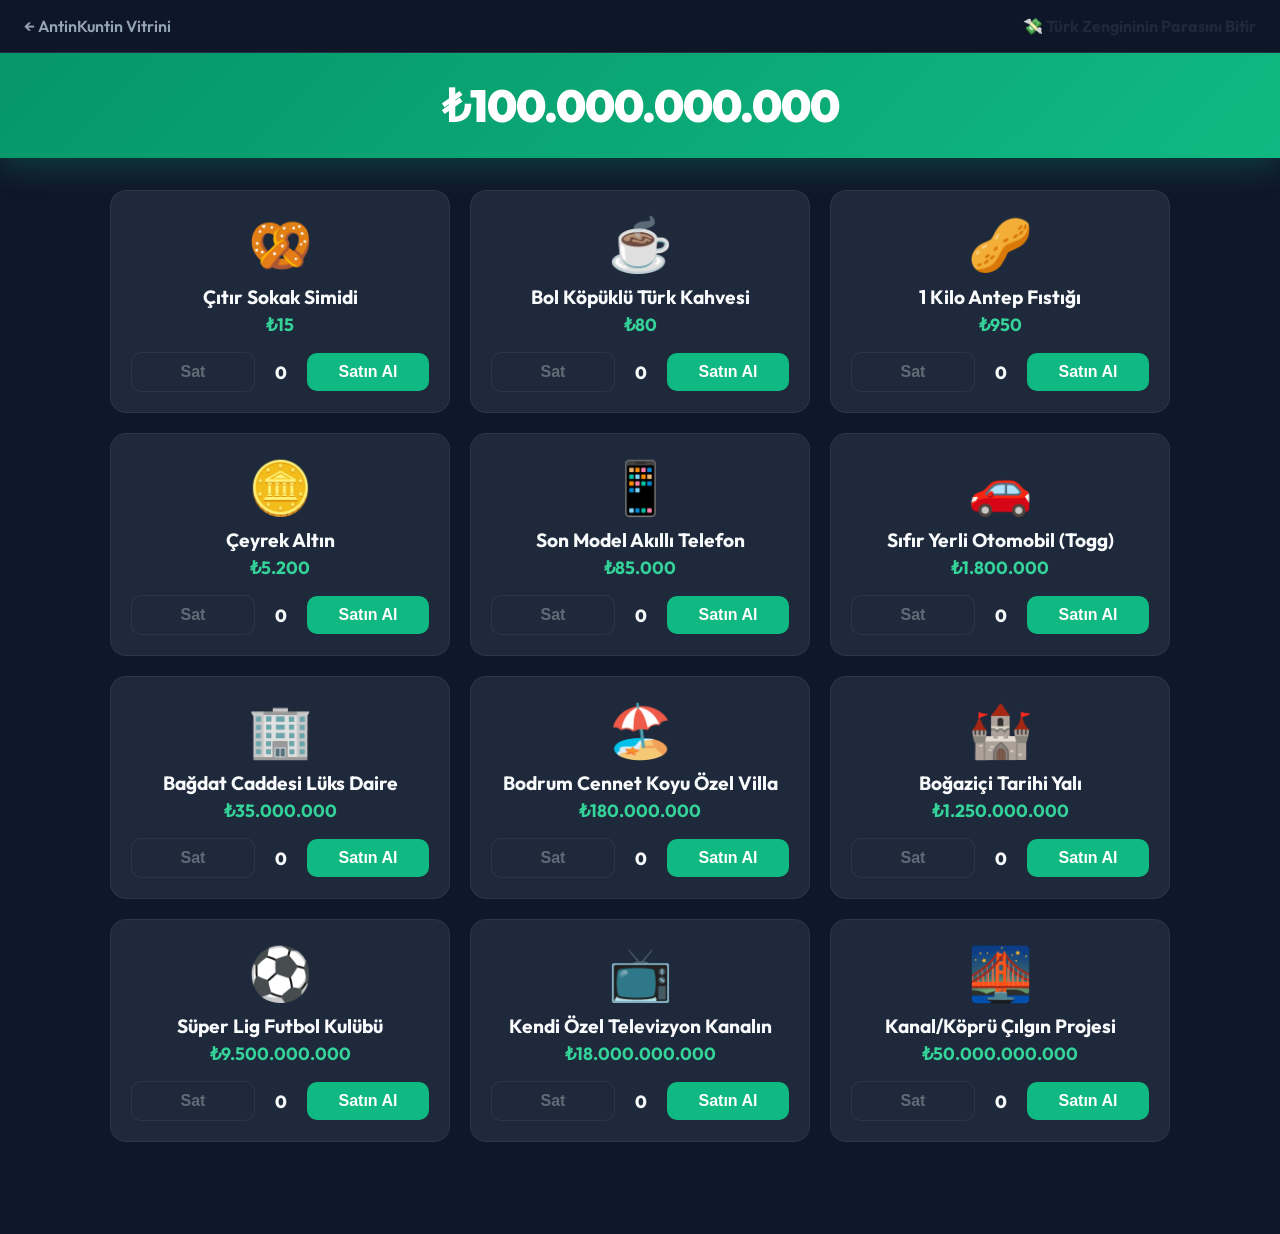
<file: games/para-harca/index.html>
<!DOCTYPE html>
<html lang="tr">
<head>
  <meta charset="UTF-8">
  <meta name="viewport" content="width=device-width, initial-scale=1.0">
  <title>Milyarderin Parasını Bitir - AntinKuntin</title>
  <link href="https://fonts.googleapis.com/css2?family=Outfit:wght@400;700;900&family=Inter:wght@400;600&display=swap" rel="stylesheet">
  <style>
    :root {
      --bg: #0f172a;
      --card-bg: #1e293b;
      --text: #f8fafc;
      --accent: #10b981;
      --accent-danger: #ef4444;
    }
    * { box-sizing: border-box; margin: 0; padding: 0; }
    body {
      font-family: 'Outfit', sans-serif;
      background: var(--bg);
      color: var(--text);
      padding-bottom: 60px;
    }
    header {
      background: rgba(15, 23, 42, 0.95);
      backdrop-filter: blur(12px);
      position: sticky;
      top: 0;
      z-index: 50;
      border-bottom: 1px solid rgba(255,255,255,0.1);
      padding: 16px 24px;
      display: flex;
      justify-content: space-between;
      align-items: center;
    }
    .back-btn {
      color: #94a3b8;
      text-decoration: none;
      font-weight: 600;
      display: inline-flex;
      align-items: center;
      gap: 6px;
    }
    .back-btn:hover { color: #fff; }
    .money-tracker {
      background: linear-gradient(135deg, #059669, #10b981);
      color: #fff;
      text-align: center;
      padding: 24px 16px;
      font-size: clamp(1.8rem, 4vw, 2.8rem);
      font-weight: 900;
      letter-spacing: -1px;
      box-shadow: 0 8px 30px rgba(16, 185, 129, 0.25);
    }
    .container {
      max-width: 1100px;
      margin: 32px auto;
      padding: 0 20px;
    }
    .shop-grid {
      display: grid;
      grid-template-columns: repeat(auto-fill, minmax(260px, 1fr));
      gap: 20px;
    }
    .item-card {
      background: var(--card-bg);
      border-radius: 16px;
      padding: 20px;
      text-align: center;
      border: 1px solid rgba(255,255,255,0.06);
      display: flex;
      flex-direction: column;
      justify-content: space-between;
    }
    .item-icon { font-size: 52px; margin-bottom: 8px; }
    .item-name { font-size: 1.2rem; font-weight: 700; margin-bottom: 4px; }
    .item-cost { color: #34d399; font-weight: 700; margin-bottom: 16px; font-size: 1.1rem; }
    .controls {
      display: flex;
      align-items: center;
      justify-content: space-between;
      gap: 8px;
    }
    .btn {
      flex: 1;
      padding: 10px;
      border: none;
      border-radius: 10px;
      font-weight: 700;
      font-size: 1rem;
      cursor: pointer;
      transition: transform 0.1s;
    }
    .btn:active { transform: scale(0.96); }
    .btn-buy { background: var(--accent); color: white; }
    .btn-sell { background: var(--card-bg); border: 1px solid rgba(255,255,255,0.2); color: white; }
    .btn-sell:disabled { opacity: 0.3; cursor: not-allowed; }
    .item-qty {
      font-size: 1.1rem;
      font-weight: 800;
      min-width: 36px;
    }
  </style>
</head>
<body>
  <header>
    <a href="../../index.html" class="back-btn">← AntinKuntin Vitrini</a>
    <div style="font-weight: 700; color: #1e293b;">💸 Türk Zengininin Parasını Bitir</div>
  </header>

  <div class="money-tracker" id="balanceDisplay">₺100.000.000.000</div>

  <div class="container">
    <div class="shop-grid" id="itemsContainer"></div>
  </div>

  <script>
    let balance = 100000000000;
    const items = [
      { id: 1, name: 'Çıtır Sokak Simidi', cost: 15, icon: '🥨', count: 0 },
      { id: 2, name: 'Bol Köpüklü Türk Kahvesi', cost: 80, icon: '☕', count: 0 },
      { id: 3, name: '1 Kilo Antep Fıstığı', cost: 950, icon: '🥜', count: 0 },
      { id: 4, name: 'Çeyrek Altın', cost: 5200, icon: '🪙', count: 0 },
      { id: 5, name: 'Son Model Akıllı Telefon', cost: 85000, icon: '📱', count: 0 },
      { id: 6, name: 'Sıfır Yerli Otomobil (Togg)', cost: 1800000, icon: '🚗', count: 0 },
      { id: 7, name: 'Bağdat Caddesi Lüks Daire', cost: 35000000, icon: '🏢', count: 0 },
      { id: 8, name: 'Bodrum Cennet Koyu Özel Villa', cost: 180000000, icon: '🏖️', count: 0 },
      { id: 9, name: 'Boğaziçi Tarihi Yalı', cost: 1250000000, icon: '🏰', count: 0 },
      { id: 10, name: 'Süper Lig Futbol Kulübü', cost: 9500000000, icon: '⚽', count: 0 },
      { id: 11, name: 'Kendi Özel Televizyon Kanalın', cost: 18000000000, icon: '📺', count: 0 },
      { id: 12, name: 'Kanal/Köprü Çılgın Projesi', cost: 50000000000, icon: '🌉', count: 0 }
    ];

    const balanceEl = document.getElementById('balanceDisplay');
    const containerEl = document.getElementById('itemsContainer');

    function formatMoney(num) {
      return '₺' + num.toLocaleString('tr-TR');
    }

    function render() {
      balanceEl.innerText = formatMoney(balance);
      containerEl.innerHTML = '';
      items.forEach(item => {
        const card = document.createElement('div');
        card.className = 'item-card';
        card.innerHTML = `
          <div>
            <div class="item-icon">${item.icon}</div>
            <div class="item-name">${item.name}</div>
            <div class="item-cost">${formatMoney(item.cost)}</div>
          </div>
          <div class="controls">
            <button class="btn btn-sell" onclick="sellItem(${item.id})" ${item.count === 0 ? 'disabled' : ''}>Sat</button>
            <span class="item-qty">${item.count}</span>
            <button class="btn btn-buy" onclick="buyItem(${item.id})" ${balance < item.cost ? 'disabled' : ''}>Satın Al</button>
          </div>
        `;
        containerEl.appendChild(card);
      });
    }

    window.buyItem = function(id) {
      const item = items.find(i => i.id === id);
      if (item && balance >= item.cost) {
        balance -= item.cost;
        item.count++;
        render();
      }
    };

    window.sellItem = function(id) {
      const item = items.find(i => i.id === id);
      if (item && item.count > 0) {
        balance += item.cost;
        item.count--;
        render();
      }
    };

    render();
  </script>
</body>
</html>
</file>
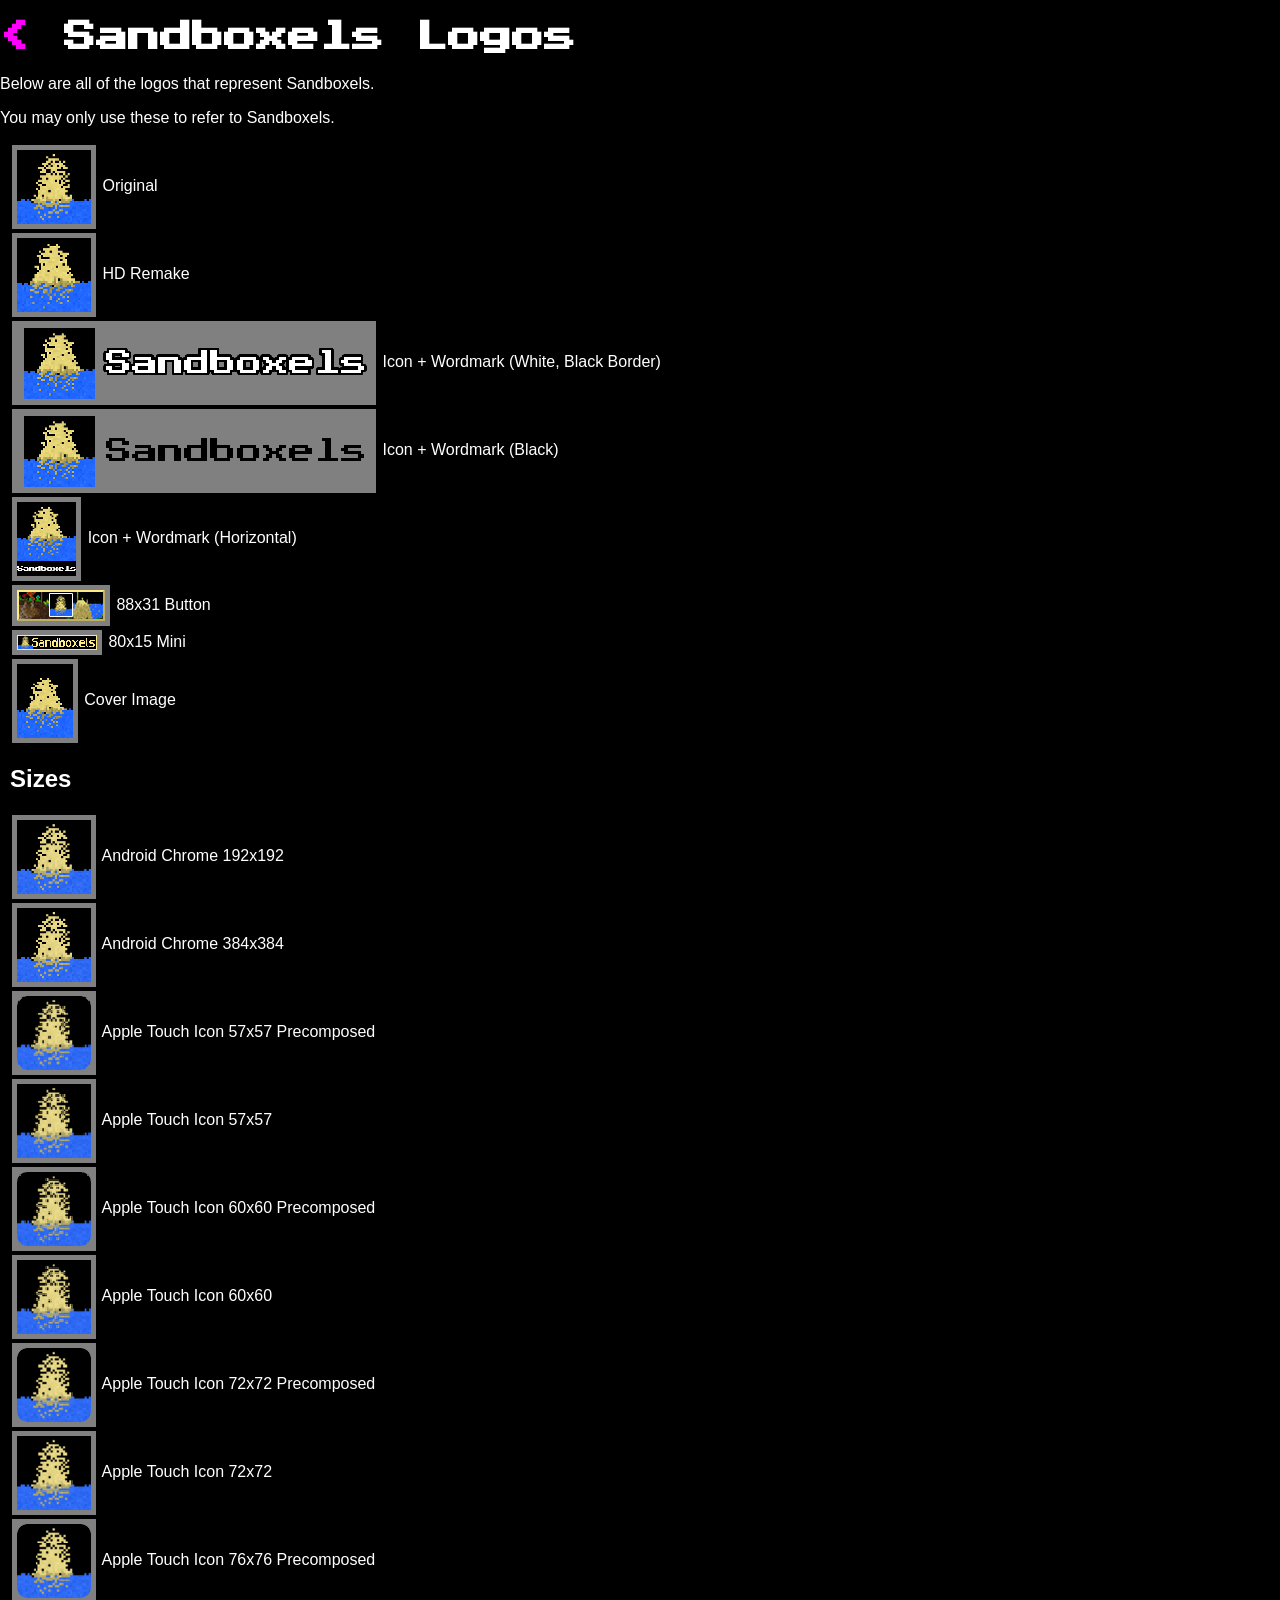
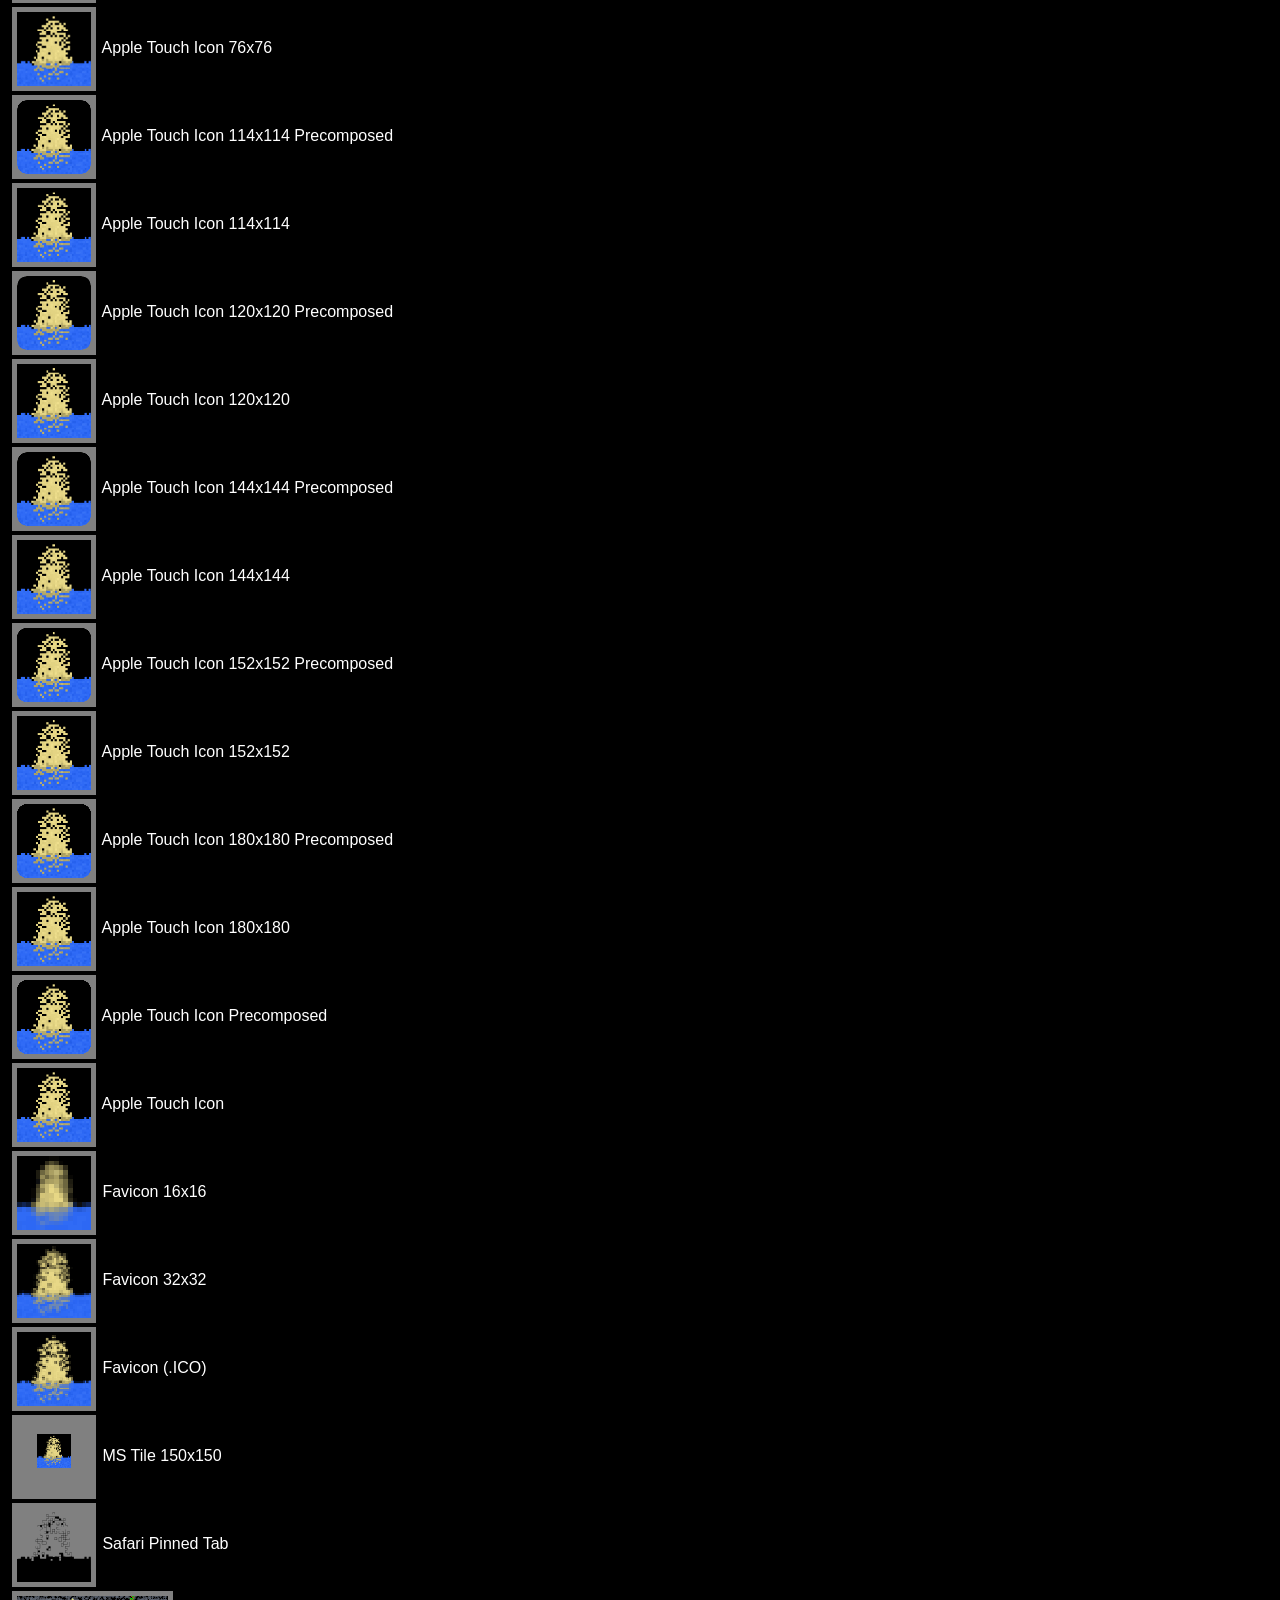
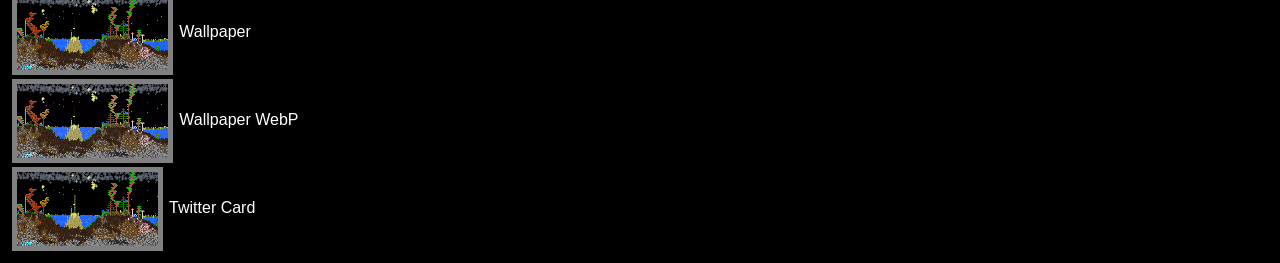
<file: games/kum-havuzu/icons/index.html>
<!DOCTYPE html>
<html lang="en">

<head>
    <meta charset="utf-8">
    <title>Sandboxels Icons</title>
    <meta name="description" content="All the logos for the Sandboxels simulator.">
    <meta name="keywords" content="falling sand, elements, pixel art, simulator, powder">
    <meta name="author" content="R74n">
    <meta name="copyright" content="R74n">
    <meta name="viewport" content="width=device-width, initial-scale=1">
    <meta name="robots" content="all">

    <!--Favicons-->
    <link rel="apple-touch-icon" sizes="180x180" href="../icons/apple-touch-icon.png?v=2">
    <link rel="icon" type="image/png" sizes="32x32" href="../icons/favicon-32x32.png?v=2">
    <link rel="icon" type="image/png" sizes="16x16" href="../icons/favicon-16x16.png?v=2">
    <link rel="manifest" href="manifest.json">
    <link rel="mask-icon" href="../icons/safari-pinned-tab.svg?v=2" color="#2167ff">
    <link rel="shortcut icon" href="../icons/favicon.ico?v=2">
    <meta name="msapplication-TileColor" content="#e6d577">
    <meta name="theme-color" content="#000000">

    <!--OpenGraph-->
    <meta property="og:locale" content="en_US">
    <meta property="og:type" content="website">
    <meta property="og:title" content="Sandboxels Changelog">
    <meta name="description" content="All the logos for the Sandboxels simulator.">
    <meta property="og:url" content="https://sandboxels.r74n.com">
    <meta property="og:site_name" content="Sandboxels">
    <meta property="og:image" content="https://sandboxels.r74n.com/icons/wallpaper.png">
    <meta property="og:image:width" content="1980">
    <meta property="og:image:height" content="971">
    <meta property="og:image:type" content="image/png">
    <meta property="og:image:alt" content="A rainforest made in Sandboxels">

    <!--Twitter-->
    <meta name="twitter:card" content="summary_large_image">
    <meta name="description" content="All the logos for the Sandboxels simulator.">
    <meta name="twitter:title" content="Sandboxels Changelog">
    <meta name="twitter:site:id" content="1436857621827530753">
    <meta name="twitter:image" content="https://sandboxels.r74n.com/icons/card.png">
    <meta name="twitter:image:alt" content="A rainforest made in Sandboxels">
    <meta name="twitter:creator:id" content="1436857621827530753">

    <link rel="stylesheet" type="text/css" href="../style.css?nocache=3">
    <style>
        /* on mobile, make h1 fit on one line */
        @media only screen and (max-width: 800px) {
            h1 {
                font-size: 1em;
            }
        }
        #content {
            font-family: Arial, Helvetica, sans-serif
        }
        #content a:hover { filter: unset!important; }
        #content a:active { filter: unset!important; }
        ul {
            margin: 0;
            padding: 0;
            list-style-type: none;
        }
        li {
            margin-left: 20px;
            margin-top: 0;
            margin-bottom: 0;
            padding: 0;
        }
        li.ad::before {
            content: "+";
            color: #00ff00;
        }
        li.ch::before {
            content: "~";
            color: #ffff00;
        }
        li.rm::before {
            content: "-";
            color: #ff0000;
        }
        li.update-section {
            font-size: 1.25em;
            margin-left: 10px;
        }
        #intro {
            font-family: Arial, Helvetica, sans-serif;
        }
    </style>
    <script>
        window.addEventListener("load",function(){
          var TagNames = ["img","svg"];
          for (var n in TagNames) {
            var TagName = TagNames[n]
            var TagList = document.getElementsByTagName(TagName);
            for (i = 0; i < TagList.length; ++i) {
              var Tag = TagList[i];
              Tag.setAttribute("title","Sandboxels Logo");
              Tag.setAttribute("alt","Sandboxels Logo");
  
              var parent = Tag.parentNode;
              var wrapper = document.createElement("a");
              var link = Tag.getAttribute("src")
              wrapper.setAttribute("href",link);
              parent.replaceChild(wrapper, Tag);
              wrapper.appendChild(Tag);
            }
          }
        })
    </script>
    <style>
        img, svg, object, iframe, video {height:74px;margin:2px 2px 2px 2px;vertical-align:middle;}
        video {height: 148px!important}
        object {width:74px}
        .graybg, img {background-color:rgb(128, 128, 128); padding:5px}
    </style>
</head>

<body>
<h1><a href="https://sandboxels.R74n.com" class="backbutton">&lt;</a> Sandboxels Logos</h1>

</ul>


<div id="intro">
<p>Below are all of the logos that represent Sandboxels.</p>
<p>You may only use these to refer to Sandboxels.</p>
</div>

<div id="content">

<img src="../icons/icon.png"> Original<br>
<img src="../icons/icon-hd.png"> HD Remake<br>
<img src="../icons/wordmark-white.png"> Icon + Wordmark (White, Black Border)<br>
<img src="../icons/wordmark-black.png"> Icon + Wordmark (Black)<br>
<img src="../icons/tall.webp"> Icon + Wordmark (Horizontal)<br>
<img src="../icons/88x31.png" style="height:unset"> 88x31 Button<br>
<img src="../icons/80x15.png" style="height:unset"> 80x15 Mini<br>
<img src="../icons/cover.png"> Cover Image<br>

<h2>Sizes</h2>
<img src="../icons/android-chrome-192x192.png"> Android Chrome 192x192<br>
<img src="../icons/android-chrome-384x384.png"> Android Chrome 384x384<br>
<img src="../icons/apple-touch-icon-57x57-precomposed.png"> Apple Touch Icon 57x57 Precomposed<br>
<img src="../icons/apple-touch-icon-57x57.png"> Apple Touch Icon 57x57<br>
<img src="../icons/apple-touch-icon-60x60-precomposed.png"> Apple Touch Icon 60x60 Precomposed<br>
<img src="../icons/apple-touch-icon-60x60.png"> Apple Touch Icon 60x60<br>
<img src="../icons/apple-touch-icon-72x72-precomposed.png"> Apple Touch Icon 72x72 Precomposed<br>
<img src="../icons/apple-touch-icon-72x72.png"> Apple Touch Icon 72x72<br>
<img src="../icons/apple-touch-icon-76x76-precomposed.png"> Apple Touch Icon 76x76 Precomposed<br>
<img src="../icons/apple-touch-icon-76x76.png"> Apple Touch Icon 76x76<br>
<img src="../icons/apple-touch-icon-114x114-precomposed.png"> Apple Touch Icon 114x114 Precomposed<br>
<img src="../icons/apple-touch-icon-114x114.png"> Apple Touch Icon 114x114<br>
<img src="../icons/apple-touch-icon-120x120-precomposed.png"> Apple Touch Icon 120x120 Precomposed<br>
<img src="../icons/apple-touch-icon-120x120.png"> Apple Touch Icon 120x120<br>
<img src="../icons/apple-touch-icon-144x144-precomposed.png"> Apple Touch Icon 144x144 Precomposed<br>
<img src="../icons/apple-touch-icon-144x144.png"> Apple Touch Icon 144x144<br>
<img src="../icons/apple-touch-icon-152x152-precomposed.png"> Apple Touch Icon 152x152 Precomposed<br>
<img src="../icons/apple-touch-icon-152x152.png"> Apple Touch Icon 152x152<br>
<img src="../icons/apple-touch-icon-180x180-precomposed.png"> Apple Touch Icon 180x180 Precomposed<br>
<img src="../icons/apple-touch-icon-180x180.png"> Apple Touch Icon 180x180<br>
<img src="../icons/apple-touch-icon-precomposed.png"> Apple Touch Icon Precomposed<br>
<img src="../icons/apple-touch-icon.png"> Apple Touch Icon<br>
<img src="../icons/favicon-16x16.png"> Favicon 16x16<br>
<img src="../icons/favicon-32x32.png"> Favicon 32x32<br>
<img src="../icons/favicon.ico"> Favicon (.ICO)<br>
<img src="../icons/mstile-150x150.png"> MS Tile 150x150<br>
<img src="../icons/safari-pinned-tab.svg"> Safari Pinned Tab<br>
<img src="../icons/wallpaper.png"> Wallpaper<br>
<img src="../icons/wallpaper.webp"> Wallpaper WebP<br>
<img src="../icons/card.png"> Twitter Card<br>



</div>

<script>
    // replaceAll polyfill
    if (!String.prototype.replaceAll) {String.prototype.replaceAll = function(str, newStr){if (Object.prototype.toString.call(str).toLowerCase() === '[object regexp]') {return this.replace(str, newStr);}return this.replace(new RegExp(str, 'g'), newStr);};}
</script>




<!-- Global site tag (gtag.js) - Google Analytics -->
<script async src="https://www.googletagmanager.com/gtag/js?id=UA-93720349-9"></script>
<script>
    window.dataLayer = window.dataLayer || [];
    function gtag(){dataLayer.push(arguments);}
    gtag('js', new Date());
    gtag('config', 'UA-93720349-9');
</script>

</body>

</html>
</file>
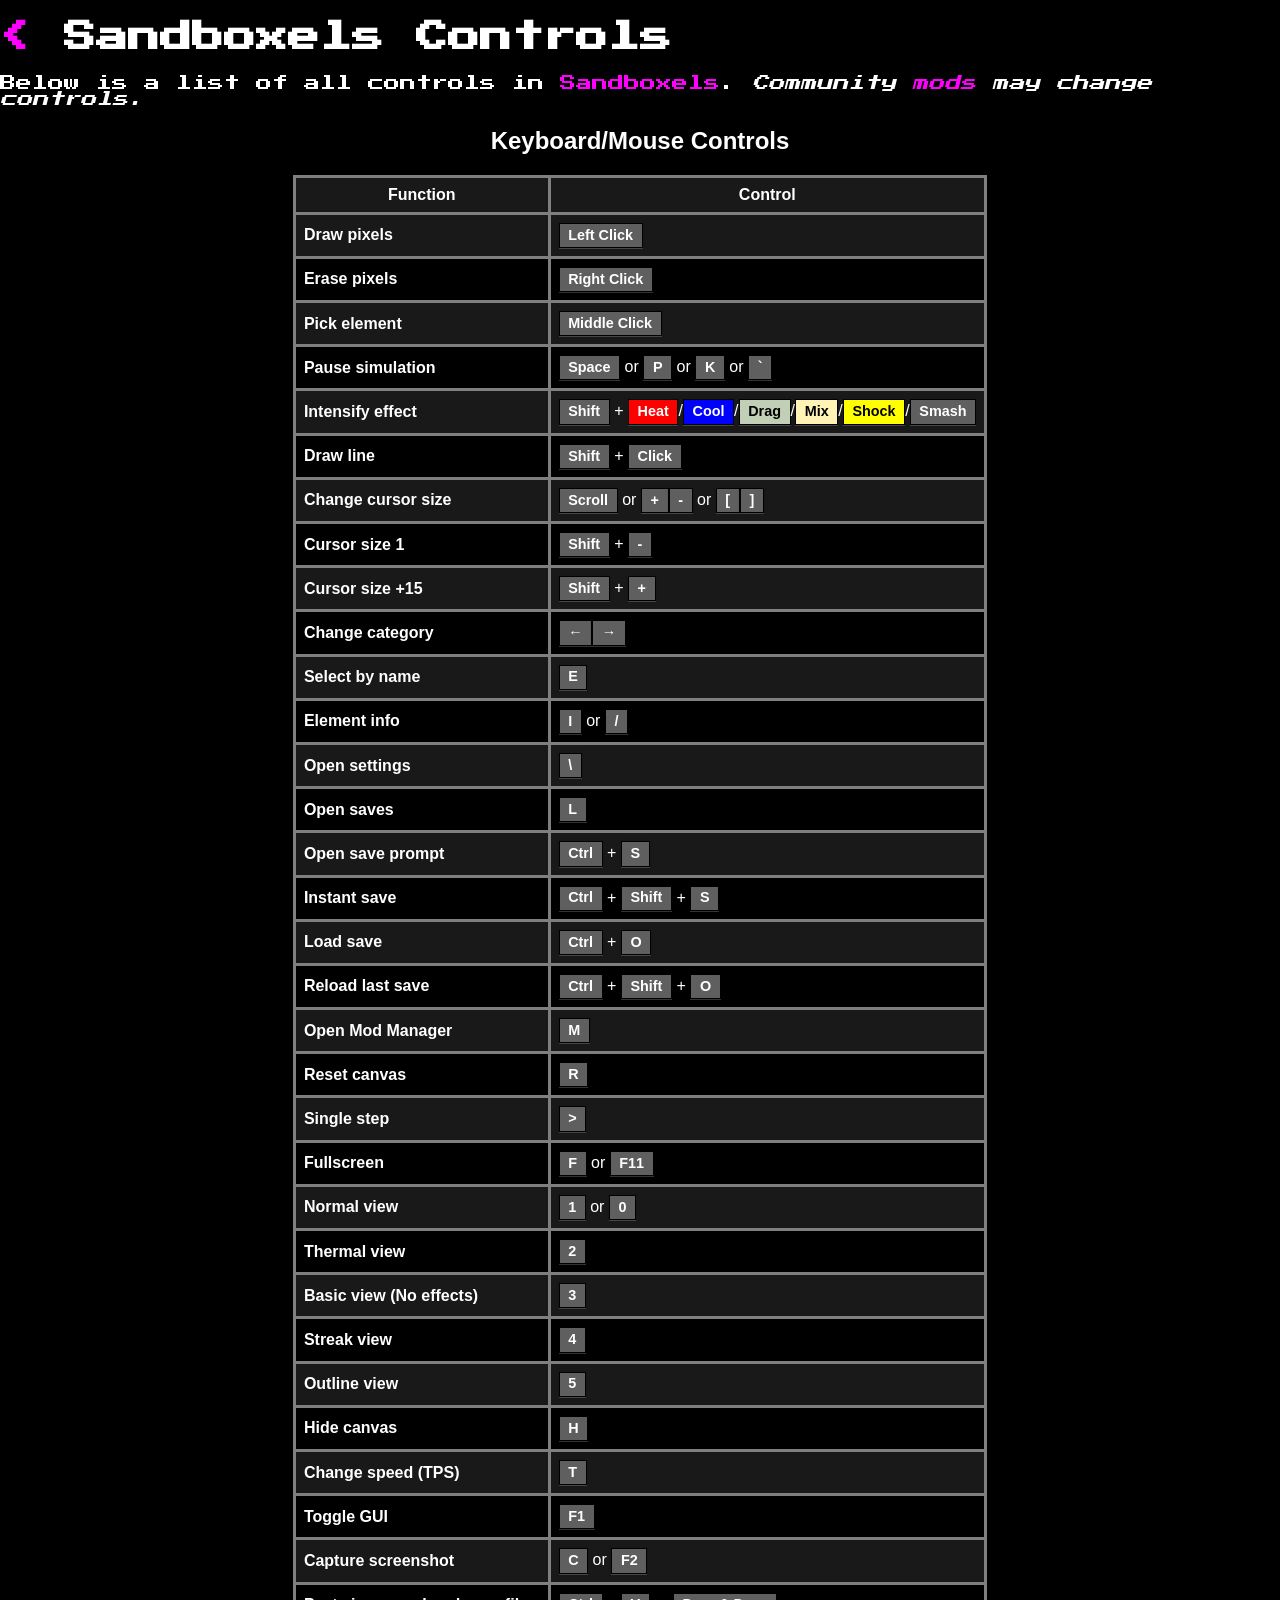
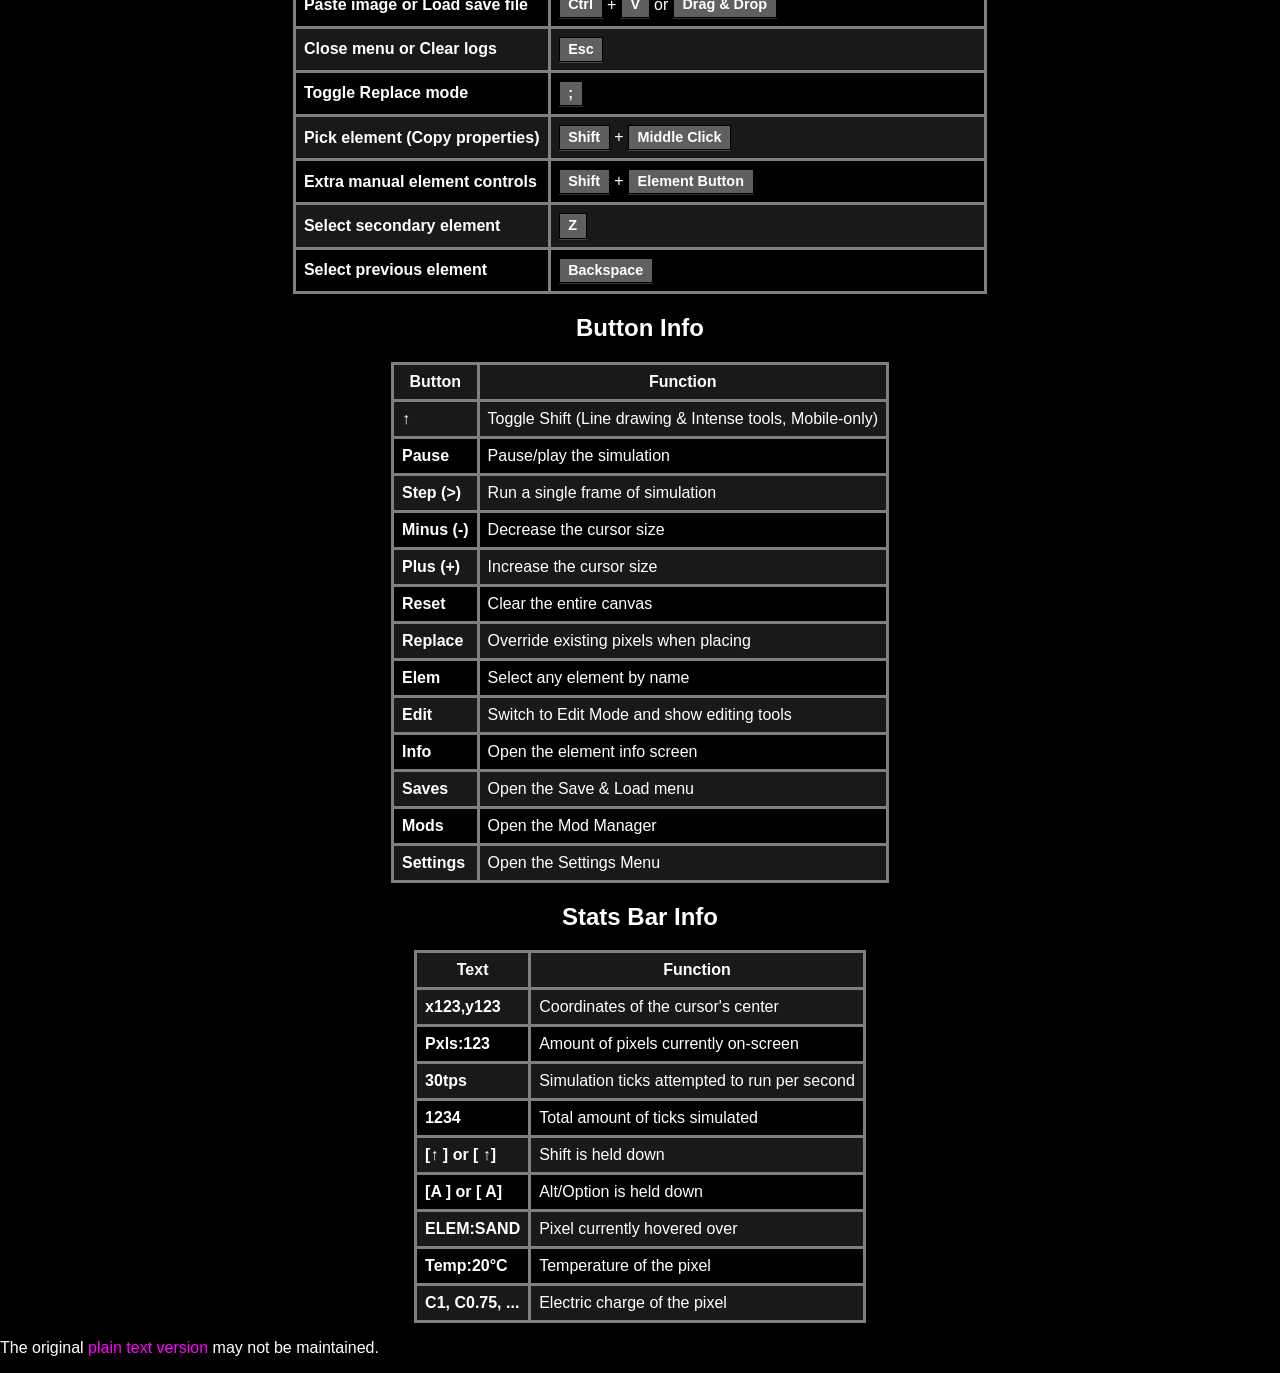
<file: games/kum-havuzu/controls.html>
<!DOCTYPE html>
<html lang="en">

<head>
    <meta charset="utf-8">
    <title>Sandboxels Controls</title>
    <meta name="description" content="How to play the free falling-sand browser game.">
    <meta name="keywords" content="falling sand, elements, pixel art, simulator, powder">
    <meta name="author" content="R74n">
    <meta name="copyright" content="R74n">
    <meta name="viewport" content="width=device-width, initial-scale=1">
    <meta name="robots" content="all">
    <link rel="canonical" href="https://sandboxels.r74n.com/controls" id="canonicalLink"/>

    <!--Favicons-->
    <link rel="apple-touch-icon" sizes="180x180" href="icons/apple-touch-icon.png?v=2">
    <link rel="icon" type="image/png" sizes="32x32" href="icons/favicon-32x32.png?v=2">
    <link rel="icon" type="image/png" sizes="16x16" href="icons/favicon-16x16.png?v=2">
    <link rel="manifest" href="manifest.json">
    <link rel="mask-icon" href="icons/safari-pinned-tab.svg?v=2" color="#2167ff">
    <link rel="shortcut icon" href="icons/favicon.ico?v=2">
    <meta name="msapplication-TileColor" content="#e6d577">
    <meta name="theme-color" content="#000000">

    <!--OpenGraph-->
    <meta property="og:locale" content="en_US">
    <meta property="og:type" content="website">
    <meta property="og:title" content="Sandboxels Controls">
    <meta property="og:description" content="How to play the free falling-sand browser game.">
    <meta property="og:url" content="https://sandboxels.r74n.com/controls">
	<meta property="og:site_name" content="Sandboxels">
	<meta property="og:image" content="https://sandboxels.r74n.com/icons/cover-3840x1240px-text.png">
	<meta property="og:image:width" content="3840">
	<meta property="og:image:height" content="1240">
	<meta property="og:image:type" content="image/png">
	<meta property="og:image:alt" content="Magma falling into Water, forming Steam and Basalt. Pixel art style.">

    <!--Twitter-->
    <meta name="twitter:card" content="summary_large_image">
    <meta name="twitter:title" content="Sandboxels Controls">
    <meta name="twitter:description" content="How to play the free falling-sand browser game.">
    <meta name="twitter:site:id" content="1436857621827530753">
	<meta name="twitter:image" content="https://sandboxels.r74n.com/icons/cover-3840x1240px-text.png">
	<meta name="twitter:image:alt" content="Magma falling into Water, forming Steam and Basalt. Pixel art style.">
	<meta name="twitter:creator:id" content="1436857621827530753">

    <link rel="stylesheet" type="text/css" href="style.css?nocache=3">
    <style>
        /* on mobile, make h1 fit on one line */
        @media only screen and (max-width: 800px) {
            h1 {
                font-size: 1em;
            }
        }
        #controls {
            font-family: Arial, Helvetica, sans-serif
        }
        td:nth-child(odd) {
            font-weight: bold;
        }
        table {
            margin-left: auto;
            margin-right: auto;
        }
        th {
            text-align: center;
            font-weight: bold;
        }
        h2 { text-align: center; }
    </style>
</head>

<body>
<h1><a href="https://sandboxels.R74n.com" class="backbutton">&lt;</a> Sandboxels Controls</h1>

<p>Below is a list of all controls in <a href="https://sandboxels.R74n.com/">Sandboxels</a>. <em>Community <a href="mod-list">mods</a> may change controls.</em></p>

<div id="controls">

<h2>Keyboard/Mouse Controls</h2>
<table>
    <thead><tr><th>Function</th><th>Control</th></tr></thead>
    <tr><td>Draw pixels</td>   <td><kbd>Left Click</kbd></td></tr>
    <tr><td>Erase pixels</td>   <td><kbd>Right Click</kbd></td></tr>
    <tr><td>Pick element</td>   <td><kbd>Middle Click</kbd></td></tr>
    <tr><td>Pause simulation</td>   <td><kbd>Space</kbd> or <kbd>P</kbd> or <kbd>K</kbd> or <kbd>`</kbd></td></tr>
    <tr><td>Intensify effect</td>   <td><kbd>Shift</kbd> + <kbd style="background-color:red;">Heat</kbd>/<kbd style="background-color:blue;">Cool</kbd>/<kbd style="background-color:#c1cfb6;color:black">Drag</kbd>/<kbd style="background-color:#fff4b5;color:black">Mix</kbd>/<kbd style="background-color:yellow;color:black">Shock</kbd>/<kbd style="background-color:888888;color:white">Smash</kbd></td></tr>
    <tr><td>Draw line</td>   <td><kbd>Shift</kbd> + <kbd>Click</kbd></td></tr>
    <tr><td>Change cursor size</td>   <td><kbd>Scroll</kbd> or <kbd>+</kbd><kbd>-</kbd> or <kbd>[</kbd><kbd>]</kbd></td></tr>
    <tr><td>Cursor size 1</td>   <td><kbd>Shift</kbd> + <kbd>-</kbd></td></tr>
    <tr><td>Cursor size +15</td>   <td><kbd>Shift</kbd> + <kbd>+</kbd></td></tr>
    <tr><td>Change category</td>   <td><kbd>←</kbd><kbd>→</kbd></td></tr>
    <tr><td>Select by name</td>   <td><kbd>E</kbd></td></tr>
    <tr><td>Element info</td>   <td><kbd>I</kbd> or <kbd>/</kbd></td></tr>
    <tr><td>Open settings</td>   <td><kbd>\</kbd></td></tr>
    <tr><td>Open saves</td>   <td><kbd>L</kbd></td></tr>
    <tr><td>Open save prompt</td>   <td><kbd>Ctrl</kbd> + <kbd>S</kbd></td></tr>
    <tr><td>Instant save</td>   <td><kbd>Ctrl</kbd> + <kbd>Shift</kbd> + <kbd>S</kbd></td></tr>
    <tr><td>Load save</td>   <td><kbd>Ctrl</kbd> + <kbd>O</kbd></td></tr>
    <tr><td>Reload last save</td>   <td><kbd>Ctrl</kbd> + <kbd>Shift</kbd> + <kbd>O</kbd></td></tr>
    <tr><td>Open Mod Manager</td>   <td><kbd>M</kbd></td></tr>
    <tr><td>Reset canvas</td>   <td><kbd>R</kbd></td></tr>
    <tr><td>Single step</td>   <td><kbd>&gt;</kbd></td></tr>
    <tr><td>Fullscreen</td>   <td><kbd>F</kbd> or <kbd>F11</kbd></td></tr>
    <tr><td>Normal view</td>   <td><kbd>1</kbd> or <kbd>0</kbd></td></tr>
    <tr><td>Thermal view</td>   <td><kbd>2</kbd></td></tr>
    <tr><td>Basic view (No effects)</td>   <td><kbd>3</kbd></td></tr>
    <tr><td>Streak view</td>   <td><kbd>4</kbd></td></tr>
    <tr><td>Outline view</td>   <td><kbd>5</kbd></td></tr>
    <tr><td>Hide canvas</td>   <td><kbd>H</kbd></td></tr>
    <tr><td>Change speed (TPS)</td>   <td><kbd>T</kbd></td></tr>
    <tr><td>Toggle GUI</td>   <td><kbd>F1</kbd></td></tr>
    <tr><td>Capture screenshot</td>   <td><kbd>C</kbd> or <kbd>F2</kbd></td></tr>
    <tr><td>Paste image or Load save file</td>   <td><kbd>Ctrl</kbd> + <kbd>V</kbd> or <kbd>Drag & Drop</kbd></td></tr>
    <tr><td>Close menu or Clear logs</td>   <td><kbd>Esc</kbd></td></tr>
    <tr><td>Toggle Replace mode</td>   <td><kbd>;</kbd></td></tr>
    <tr><td>Pick element (Copy properties)</td>   <td><kbd>Shift</kbd> + <kbd>Middle Click</kbd></td></tr>
    <tr><td>Extra manual element controls</td>   <td><kbd>Shift</kbd> + <kbd>Element Button</kbd></td></tr>
    <tr><td>Select secondary element</td>   <td><kbd>Z</kbd></td></tr>
    <tr><td>Select previous element</td>   <td><kbd>Backspace</kbd></td></tr>
</table>

<h2>Button Info</h2>
<table>
    <thead><tr><th>Button</th><th>Function</th></tr></thead>
    <tr><td>↑</td>   <td>Toggle Shift (Line drawing & Intense tools, Mobile-only)</tr>
    <tr><td>Pause</td>   <td>Pause/play the simulation</tr>
    <tr><td>Step (>)</td>   <td>Run a single frame of simulation</tr>
    <tr><td>Minus (-)</td>   <td>Decrease the cursor size</tr>
    <tr><td>Plus (+)</td>   <td>Increase the cursor size</tr>
    <tr><td>Reset</td>   <td>Clear the entire canvas</tr>
    <tr><td>Replace</td>   <td>Override existing pixels when placing</tr>
    <tr><td>Elem</td>   <td>Select any element by name</tr>
    <tr><td>Edit</td>   <td>Switch to Edit Mode and show editing tools</tr>
    <!-- <tr><td>TPS</td>   <td>Change how fast the simulation runs (Default 30tps)</tr> -->
    <tr><td>Info</td>   <td>Open the element info screen</tr>
    <tr><td>Saves</td>   <td>Open the Save & Load menu</tr>
    <tr><td>Mods</td>   <td>Open the Mod Manager</tr>
    <tr><td>Settings</td>   <td>Open the Settings Menu</tr>
</table>

<h2>Stats Bar Info</h2>
<table>
    <thead><tr><th>Text</th><th>Function</th></tr></thead>
    <tr><td>x123,y123</td>   <td>Coordinates of the cursor's center</tr>
    <tr><td>Pxls:123</td>   <td>Amount of pixels currently on-screen</tr>
    <tr><td>30tps</td>   <td>Simulation ticks attempted to run per second</tr>
    <tr><td>1234</td>   <td>Total amount of ticks simulated</tr>
    <tr><td>[↑ ] or [ ↑]</td>   <td>Shift is held down</tr>
    <tr><td>[A ] or [ A]</td>   <td>Alt/Option is held down</tr>
    <tr><td>ELEM:SAND</td>   <td>Pixel currently hovered over</tr>
    <tr><td>Temp:20°C</td>   <td>Temperature of the pixel</tr>
    <tr><td>C1, C0.75, ...</td>   <td>Electric charge of the pixel</tr>
</table>

<p>The original <a href="https://sandboxels.r74n.com/controls.txt">plain text version</a> may not be maintained.</p>

<script>
    let isMacLike = /(Mac|iPhone|iPod|iPad)/i.test(navigator.platform);
    if (isMacLike) {
        let kbds = document.getElementsByTagName("kbd");
        for (let i = 0; i < kbds.length; i++) {
            const kbd = kbds[i];
            if (kbd.innerHTML === "Ctrl") {
                kbd.innerHTML = "Cmd"
            }
            
        }
    }
</script>

</div>







<!-- Global site tag (gtag.js) - Google Analytics -->
<script async src="https://www.googletagmanager.com/gtag/js?id=UA-93720349-9"></script>
<script>
    window.dataLayer = window.dataLayer || [];
    function gtag(){dataLayer.push(arguments);}
    gtag('js', new Date());
    gtag('config', 'UA-93720349-9');
</script>

</body>

</html>
</file>
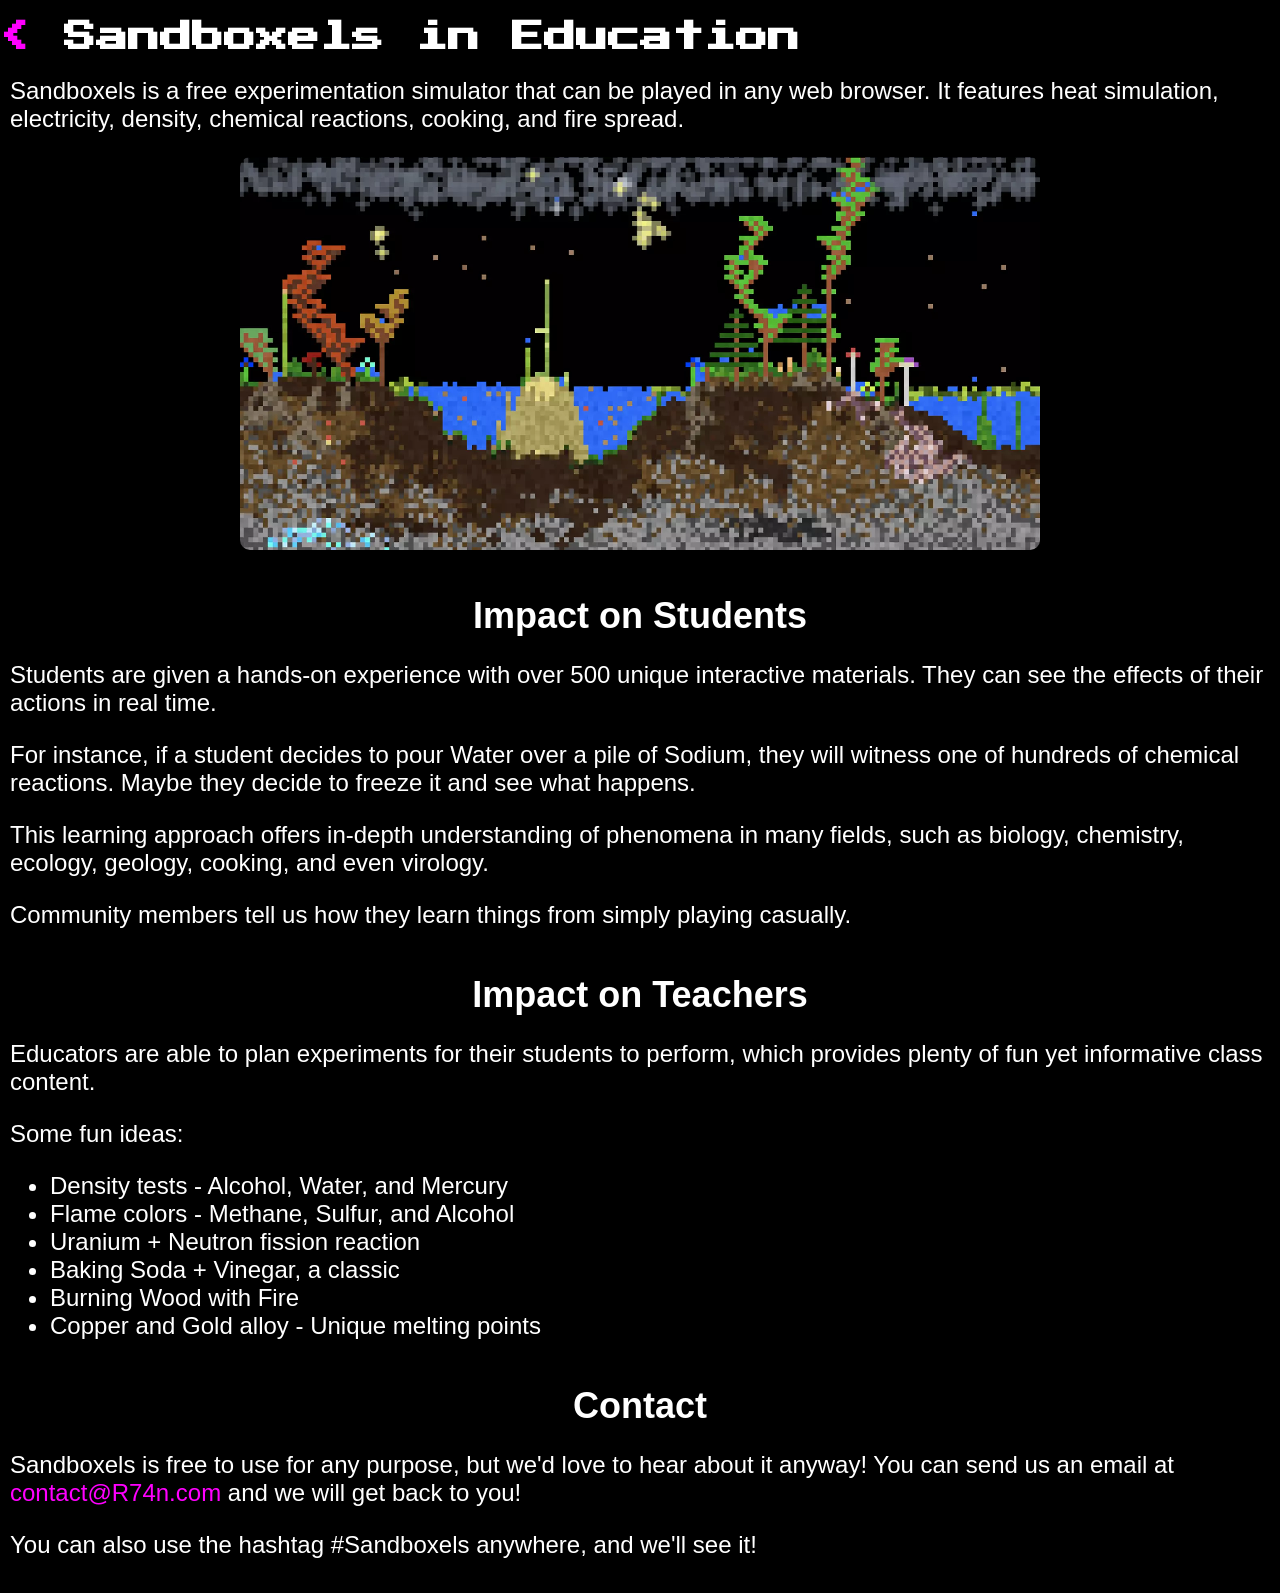
<file: games/kum-havuzu/education-use.html>
<!DOCTYPE html>
<html lang="en">

<head>
    <meta charset="utf-8">
    <title>Sandboxels Educational Use</title>
    <meta name="description" content="How to use Sandboxels in the classroom for hands-on experiments.">
    <meta name="keywords" content="falling sand, elements, pixel art, simulator, powder">
    <meta name="author" content="R74n">
    <meta name="copyright" content="R74n">
    <meta name="viewport" content="width=device-width, initial-scale=1">
    <meta name="robots" content="all">
    <link rel="canonical" href="https://sandboxels.r74n.com/education-use" id="canonicalLink"/>

    <!--Favicons-->
    <link rel="apple-touch-icon" sizes="180x180" href="icons/apple-touch-icon.png?v=2">
    <link rel="icon" type="image/png" sizes="32x32" href="icons/favicon-32x32.png?v=2">
    <link rel="icon" type="image/png" sizes="16x16" href="icons/favicon-16x16.png?v=2">
    <link rel="manifest" href="manifest.json">
    <link rel="mask-icon" href="icons/safari-pinned-tab.svg?v=2" color="#2167ff">
    <link rel="shortcut icon" href="icons/favicon.ico?v=2">
    <meta name="msapplication-TileColor" content="#e6d577">
    <meta name="theme-color" content="#000000">

    <!--OpenGraph-->
	<meta property="og:locale" content="en_US">
	<meta property="og:type" content="website">
	<meta property="og:title" content="Sandboxels Education Use">
	<meta property="og:description" content="Sandboxels promotes science education with hands-on experiments.">
	<meta property="og:url" content="https://sandboxels.r74n.com/education-use">
	<meta property="og:site_name" content="Sandboxels">
	<meta property="og:image" content="https://sandboxels.r74n.com/icons/cover-3840x1240px-text.png">
	<meta property="og:image:width" content="3840">
	<meta property="og:image:height" content="1240">
	<meta property="og:image:type" content="image/png">
	<meta property="og:image:alt" content="Magma falling into Water, forming Steam and Basalt. Pixel art style.">

	<!--Twitter-->
	<meta name="twitter:card" content="summary_large_image">
	<meta name="twitter:title" content="Sandboxels Education Use">
	<meta name="twitter:description" content="Sandboxels promotes science education with hands-on experiments.">
	<meta name="twitter:site:id" content="1436857621827530753">
	<meta name="twitter:image" content="https://sandboxels.r74n.com/icons/cover-3840x1240px-text.png">
	<meta name="twitter:image:alt" content="Magma falling into Water, forming Steam and Basalt. Pixel art style.">
	<meta name="twitter:creator:id" content="1436857621827530753">

    <link rel="stylesheet" type="text/css" href="style.css?nocache=3">
    <style>
        /* on mobile, make h1 fit on one line */
        @media only screen and (max-width: 800px) {
            h1 { font-size: 1em; }
        }
        #content { font-family: Arial, Helvetica, sans-serif; font-size:1.5em; }
        h2 { text-align: center; margin-bottom:0; margin-top:45px}
    </style>
</head>

<body>
<h1><a href="https://sandboxels.R74n.com" class="backbutton">&lt;</a> Sandboxels in Education</h1>

<div id="content">

<p>Sandboxels is a free experimentation simulator that can be played in any web browser. It features heat simulation, electricity, density, chemical reactions, cooking, and fire spread.</p>

<img src="icons/wallpaper.webp" alt="A rainforest made in Sandboxels" style="width:100%; max-width: 800px; margin: 0 auto; display: block; border-radius: 10px;">

<h2>Impact on Students</h2>
<p>Students are given a hands-on experience with over 500 unique interactive materials. They can see the effects of their actions in real time.</p>
<p>For instance, if a student decides to pour Water over a pile of Sodium, they will witness one of hundreds of chemical reactions. Maybe they decide to freeze it and see what happens.</p>
<p>This learning approach offers in-depth understanding of phenomena in many fields, such as biology, chemistry, ecology, geology, cooking, and even virology.</p>
<p>Community members tell us how they learn things from simply playing casually.</p>

<h2>Impact on Teachers</h2>
<p>Educators are able to plan experiments for their students to perform, which provides plenty of fun yet informative class content.</p>
<p>Some fun ideas:</p>
<ul>
    <li>Density tests - Alcohol, Water, and Mercury</li>
    <li>Flame colors - Methane, Sulfur, and Alcohol</li>
    <li>Uranium + Neutron fission reaction</li>
    <li>Baking Soda + Vinegar, a classic</li>
    <li>Burning Wood with Fire</li>
    <li>Copper and Gold alloy - Unique melting points</li>
</ul>

<h2>Contact</h2>
<p>Sandboxels is free to use for any purpose, but we'd love to hear about it anyway! You can send us an email at <a href="mailto:contact@R74n.com">contact@R74n.com</a> and we will get back to you!</p>
<p>You can also use the hashtag #Sandboxels anywhere, and we'll see it!</p>


</div>







<!-- Global site tag (gtag.js) - Google Analytics -->
<script async src="https://www.googletagmanager.com/gtag/js?id=UA-93720349-9"></script>
<script>
    window.dataLayer = window.dataLayer || [];
    function gtag(){dataLayer.push(arguments);}
    gtag('js', new Date());
    gtag('config', 'UA-93720349-9');
</script>

</body>

</html>
</file>
<file: games/kum-havuzu/style.css>
html, body {
	width:  100%;
	min-height: 100vh;
	margin: 0;
	scrollbar-color: var(--theme-dark) var(--theme-darker);
}
html.homepage, body.homepage {
	max-width: 100vw;
	overflow-x: hidden;
}
html {
	background-color: #000000;
	background-color: var(--theme-darkest2);
}
:root {
	--theme: rgb(127, 127, 127);
	
	--theme-dark: rgb(63.5, 63.5, 63.5); /* color/2 */

	--theme-darker: rgb(25, 25, 25); /* color/5 */
	--theme-darker-opac85: rgba(25, 25, 25, 0.85);

	--theme-darkest: rgb(0, 0, 0); /* color-127 */
	--theme-darkest2: rgb(0, 0, 0); /* color-191 */

	--theme-opac85: rgba(127, 127, 127, 0.85);
	--theme-opac75: rgba(127, 127, 127, 0.75);
	--theme-opac50: rgba(127, 127, 127, 0.5);
	--theme-opac25: rgba(127, 127, 127, 0.25);
	--theme-opac10: rgba(127, 127, 127, 0.1);
}
/* Load the font PressStart2P-Regular.ttf */
@font-face {
	font-family: 'Press Start 2P';
	src: url('fonts/PressStart2P-Regular.ttf');
}
@font-face {
	font-family: 'VT323';
	src: url('fonts/VT323-Regular.ttf');
}
body {
	font-family: 'Press Start 2P', 'VT323', Arial;
	background-color: var(--theme-darkest2);
	color: #ffffff;
	caret-color: #e6d577;
}
html.standalone, html.standalone body {
	background-color: var(--theme-darkest);
}
::-moz-selection {
	background: #948a54;
}
::selection {
	background: #948a54;
}
.pagetitle {
	padding: 10px;
	padding-bottom: 0px;
	font-size: 0.75em;
	position: absolute;
	top: 0;
	left: 0;
}
a, .saveOption {color: rgb(255, 0, 255);text-decoration: none;}
a:hover, .saveOption:hover {filter: brightness(200%);}
a:active, a:hover:active, .saveOption:active, .saveOption:hover:active {filter: brightness(275%);}
a:hover { text-decoration: underline; }
#gameDiv { /*game canvas*/
	border: 3px solid var(--theme-opac85);
	position: relative;
	-webkit-touch-callout: none; /* iOS Safari */
	-webkit-user-select: none; /* Safari */
	-khtml-user-select: none; /* Konqueror HTML */
	-moz-user-select: none; /* Old versions of Firefox */
	-ms-user-select: none; /* Internet Explorer/Edge */
	user-select: none;
	/* margin-top: 15px; */
	max-width: 100vw;
}
.gameDiv-wide {
	margin-top: 0!important;
	border: none!important;
}
#game {
	image-rendering: pixelated;
	max-width: 100vw;
	max-height: 100vh;
    transform: translateX(-50%);
    left: 50%;
    position: relative;
}
#bottomInfoBox { /* place under the game canvas */
	margin: 1.5em 50px 0px 50px;
	font-family: 'Arial';
}
#bottomTopBox {
	text-align: center;
}
#bottomTopBoxColumns {
	display:flex; justify-content: space-around
}
@media screen and (max-width: 1300px) {
	#bottomTopBoxColumns {
		display:block; justify-content: unset;
	}
}
@media screen and (min-width: 1300px) {
	#newsletterFrame {
		border: none!important;
	}
}
#bottomLeftBox {
	float: left;
	width: 50%;
	text-align: left;
}
#bottomRightBox {
	float: right;
	width: 50%;
	text-align: right;
}
table {
	border-collapse: collapse;
	background-color: var(--theme-darker);
}
#controlsTable {
	width: 75%;
	margin-left: auto;
	margin-right: 0px;
}
/* alternating table row colors */
tr:nth-child(even) {
	background-color: var(--theme-darkest);
}
th, td {
	text-align: left;
	padding: 8px;
	border: 3px solid var(--theme);
}
kbd {
	/* Look like a button */
	display: inline-block;
	padding: 0.2em 0.6em 0.3em;
	font-size: 90%;
	font-weight: 700;
	color: rgb(255, 255, 255);
	background-color: rgb(95, 95, 95);
	border-radius: 0;
	border: 1px solid #000;
	box-shadow: 0 1px 0 rgba(255, 255, 255, 0.2), 0 0 0 2px rgba(0, 0, 0, 0.05);
	font-family: 'Arial';
	cursor: pointer;
}
kbd:active {filter: brightness(70%);}
#infoParent, #modParent, #settingsParent, .menuParent {
	display: none;
	position: absolute;
	border: 4px solid var(--theme);
	left: 50%;
	top: 5%;
	transform: translate(-50%, 0%);
	width: 95%;
	height: 60%;
	max-width: 700px;
	max-height: 450px;
	background-color: var(--theme-darker-opac85);
	backdrop-filter: blur(3px);
	z-index:99999
}
#infoScreen, #modManager, #settingsMenu, .menuScreen {
	position: absolute;
	height:calc(100% - 20px);
	width:calc(100% - 20px);
	padding: 10px;

	/* background-color: rgb(31, 31, 31); */
	overflow-x: hidden;
	z-index: 10;
}
#settingsParent, #savesParent, #savePromptParent {
	height: 85%;
	max-height: 623px;
}
.standalone #settingsParent {
	height: 100%;
}
#saveTags .toggleInput {
	margin-bottom: 4px;
}
#promptParent {
	height: 50%;
}
#infoSearch, #modManagerUrl, #promptInput {
	position: fixed;
	bottom: 0px;
	left: 0px;
	width: calc(100% - 16px);
	max-width: 700px;
	height: 50px;
	background-color: var(--theme-dark);
	color: white;
	font-size: 1.5em;
	padding: 8px;
	font-family: 'Press Start 2P';
	z-index: 11;
	border: none;
	margin-left: 0;
	margin-right: 0;
}
#infoSearch:focus, #modManagerUrl:focus, #promptInput:focus {
	outline: none;
}
.menuTitle {
	font-size: 1.5em;
	text-decoration: underline;
}
.menuText {
	margin-top: 5px;
	line-height: 1.5em;
}
#infoText {
	white-space: pre-wrap;
}
.XButton {
	position: absolute;
	right: 0px;
	top: 0px;
	font-size: 2em;
	background-color: rgb(100, 33, 33);
	padding:5px;
	text-align:center;
	border: 4px solid var(--theme);
	border-top: none;
	border-right: none;
	z-index: 12;
}
.XButton:hover {
	background-color: rgb(200, 33, 33);
}
#promptMenuText {
	-webkit-user-select: text; /* Safari */
	-khtml-user-select: unset; /* Konqueror HTML */
	-moz-user-select: unset; /* Old versions of Firefox */
	-ms-user-select: unset; /* Internet Explorer/Edge */
	user-select: text;
}
/*#modManagerAdd {
	position: absolute;
	bottom: 25%;
	right: 25%;
	height: 50px;
	width: 50px;
	transform: translate(-25%, -25%);
	background-color: rgb(0, 190, 32);
	color: white;
	font-size: 2em;
	padding: 10px;
	font-family: 'Press Start 2P';
}*/
#modManagerList {
	margin-top: 20px;
}
#modManagerTagline {
	margin-bottom: 4em;
}
#modManagerList li {
	list-style-type: none;
	position: relative;
}
#modManagerList li::before {
	content: '•';
	position: absolute;
	left: -1.5em;
	font-size: 1em;
	font-family: 'Press Start 2P';
}
.removeModX {
	color: red;
	cursor: pointer;
}
.removeModX:hover {
	color: rgb(255, 107, 107);
}
.infoLink {
	color: rgb(116, 140, 221);
	cursor: pointer;
	text-decoration: underline;
}
.saveSlot {
	display: block;
	border-bottom: solid var(--theme);
	padding-top: 1em;
	padding-bottom: 1em;
	padding-left: 1em;
	position: relative;
	z-index: 20;
}
/* .saveSlot:last-child {
	border-bottom: solid var(--theme);
} */
.saveSlotName, .saveSlotSub {
	display: block;
	line-break: anywhere;
	z-index: 25;
	position: relative;
}
.saveSlotSub {
	color: var(--theme);
}
.saveSlotOptions {
	display: block;
    padding-top: 0.5em;
	z-index: 25;
	position: relative;
}
.saveSlotImage {
	background-color: black;
    position: absolute;
    height: 100%;
    top: 0;
    /* transform: translateY(-50%); */
    right: 0;
    z-index: 21;
    border-left: 2px dashed var(--theme-dark);
}
.saveSlot.current .saveSlotName {
	text-decoration: underline;
}
.saveOption {
	padding-right: 1em;
	color: #ff00ff;
	cursor: pointer;
}
.saveOptionLoad { color:#5fb0ff }
.saveOptionSave { color:#9cff5f }
.saveOptionClear { color:#ff5f5f }
.saveOption[disabled="true"] {
	color: gray;
	cursor: not-allowed;
}
.saveOption[disabled="true"]:hover {
	filter: none
}
.menuBottomButton {
	left: 0;
	width: 100%;
}
#saveFile, #loadFile, #saveConfirm, #promptOK, .promptOK, #promptCancel, #promptConfirm, .menuBottomButton {
	background-color: var(--theme-darkest2);
	text-align: center;
	vertical-align: middle;
	height: 3em;
	line-height: 3em;
	position:absolute;
	bottom: 0;
	cursor: pointer;
	border-top: 4px solid var(--theme);
	z-index: 30;
}
#saveConfirm, #promptOK, .promptOK, .promptChoices {
	bottom: 0;
	position: fixed;
}
span.danger {
	color: red
}
#saveFile, #promptCancel, .menuBottomButton.halfLeft {
	left: 0;
	width: 50%;
}
#loadFile, #promptConfirm, .menuBottomButton.halfRight {
	left: unset;
	right: 0;
	width: 50%;
	border-left: 4px solid var(--theme);
}
#saveConfirm, #promptOK, .promptOK, .promptChoices {
	left: 0;
	width: 100%;
}
.promptChoices .promptChoice {
	background-color: var(--theme-darkest2);
	text-align: center;
	height: 3em;
	line-height: 3em;
	width: 100%;
	display: block;
	cursor: pointer;
	border-top: 4px solid var(--theme);
}
.promptChoices .promptChoicesSub {
	display: flex;
    flex-direction: row;
}
button, input[type="submit"], input[type="reset"] {
	background: none;
	color: inherit;
	border: none;
	padding: 0;
	font: inherit;
	cursor: pointer;
	vertical-align: middle;
}
.usingTab button:focus {
	filter: brightness(75%);
	outline: none;
}
#underBox {
	position: relative;
	left: 50%;
	transform: translate(-50%, -0%);
	margin-top: 10px;
	width: 100%;
}
#underDiv {
	background-color: var(--theme-darkest);
}
#controls button {
	padding: 5px 10px;
	border-radius: 5px;
	font-size: 1em;
	text-shadow: 0.5px 1px 4px #000000;
	color: rgba(255, 255, 255, 0.85);
	border: 2px solid var(--theme-opac85);
	margin: 0px 2px 4px 2px;
	font-variant: small-caps;
	z-index: 15;
}
#controls button.bright {
	text-shadow: 0.5px 1px 4px #ffffff;
	color: rgba(0, 0, 0, 0.85);   
}
/*Darken when active*/
#controls button:active, #controls button:active:hover {
	filter: brightness(60%);
	z-index: 14;
}
#controls button:hover {
	filter: brightness(90%);
}
#controls button:disabled {
	cursor: not-allowed;
	z-index: 13;
}
button, input[type="button"] {
	transition: 0.2s;
	transition-property: transform;
}
/* #controls .elementButton:active, #controls .elementButton:active:hover */
button:active, button:active:hover,
input[type="button"]:active, input[type="button"]:active:hover {
	transform: scale(0.95);
}
#controls button[current="true"], #controls button[on="true"] {
	/* border: 2px solid #ffffff; */
	filter: brightness(110%);
	/* box-shadow: 0 5px 15px rgba(255, 255, 255, .4); */
	color: rgba(255, 255, 255, 1);
}
#controls .elementButton[current="true"] {
	/* border: 2px solid #5ee05e; */
	border-color:#5ee05e!important;
	box-shadow: 0px 1px 15px rgba(0, 255, 0, .75);
}
#controls .elementButton[modified="true"] {
	border-color:#0d62ff!important;
}
#controls button.bright[current="true"] {
	color: rgba(0, 0, 0, 1);
}
#controls button[on="true"] {
	border-color:#5ee05e;
	color:#5ee05e;
}
#controls div {
	display: -webkit-box;	  /* OLD - iOS 6-, Safari 3.1-6 */
	display: -moz-box;		 /* OLD - Firefox 19- (buggy but mostly works) */
	display: -ms-flexbox;	  /* TWEENER - IE 10 */
	display: -webkit-flex;	 /* NEW - Chrome */
	display:flex;
}
.stat {
	margin-right: 25px;
	margin-bottom: 5px;
	float:right;
}
#stats {
	padding: 0px 5px 0px 5px;
	font-size: 0.75em;
	height: 1.5em;
	line-height: 1.5em;
	/* width:calc(100% - 5px); */
	/* no wrapping */
	white-space: nowrap;
	overflow-x: hidden;
	overflow-y: hidden;
	background-color: var(--theme-darkest2);
}
#stat-pos, #stat-pixels, #stat-shift, #stat-tps, #stat-ticks, #stat-view {
	float:left;
}
#stat-element {
	margin-right:10px
}
#stats span {
	background-color: rgba(0,0,0,0.1);
}
#stat-view, #stat-element span {
	text-transform: uppercase;
}
.redText {
	color: red;
}
.categoryName {
	font-size: 0.75em;
	text-transform: uppercase;
	margin-left: 5px;
	vertical-align: middle;
}
#extraInfo {
	margin:5px;
	margin-bottom: 0;
	padding-bottom: 5px;
}
#extraInfo small, #extraInfo p {
	display: inline-block;
	margin-top: 0;
	margin-bottom: 0;
	margin-right: 1em;
}
#extraInfo small {
	margin-bottom: 10px;
}
#extraInfo #extraLinks {
	display: flex;
	flex-direction: row;
	width: 100%;
	margin-top: 15px;
	flex-wrap: wrap;
	justify-content: space-evenly;
}
#extraLinks a {
	text-align: center;
}
.gameDiv-wide .extraInfo-right {
	float:right
}
#toolControls, #category-tools {
	white-space: nowrap;
	overflow-x: auto;
	overflow-y: hidden;
	width: 100%;
	display: flex;
	justify-content: flex-start;
}
#toolControls button, #category-tools button {
	flex-grow: 1;
}
#toolControls button {
	background-color: var(--theme-darkest2);
}
#elementControls {
	flex-direction: column;
}
#category-tools {
	display: flex;
}
#category-edit {
	display: none;
	flex-wrap: wrap;
	margin-top: 0.5em;
	margin-bottom: 0.5em;
}
#category-edit .close {
	color: rgb(255, 100, 100)
}

/* Scrollbars */

#toolControls, #category-tools, #categoryControls, #elementControls {
	scrollbar-color: rgba(255, 255, 255, 0.25) rgba(255, 255, 255, 0.1);
	scrollbar-width: thin;
}

@media screen and (max-width: 700px) {
	#toolControls, #category-tools, #categoryControls, #elementControls {
	margin-bottom: 5px !important;
	}
}

#toolControls::-webkit-scrollbar, #category-tools::-webkit-scrollbar, #categoryControls::-webkit-scrollbar, #elementControls::-webkit-scrollbar {
	width: 5px;
	height: 8px;
	background-color: rgba(255, 255, 255, 0.15);
}
#toolControls::-webkit-scrollbar-thumb, #category-tools::-webkit-scrollbar-thumb, #categoryControls::-webkit-scrollbar-thumb, #elementControls::-webkit-scrollbar-thumb {
	background-color: rgba(255, 255, 255, 0.25);
	border-radius: 5px;
}
#toolControls::-webkit-scrollbar-track, #category-tools::-webkit-scrollbar-track, #categoryControls::-webkit-scrollbar-track, #elementControls::-webkit-scrollbar-track {
	box-shadow: inset 0 0 5px rgba(255, 255, 255, 0.15);
	border-radius: 10px;
}
#toolControls::-webkit-scrollbar-thumb:hover, #category-tools::-webkit-scrollbar-thumb:hover, #categoryControls::-webkit-scrollbar-thumb:hover, #elementControls::-webkit-scrollbar-thumb:hover {
	background-color: rgba(255, 255, 255, 0.3);
}

#toolControls {
	z-index: 3;
}
#category-tools {
	z-index: 2;
}

#categoryControls {
	margin-bottom: 5px;
	background-color: var(--theme-darker);
	white-space: nowrap;
	overflow-x: auto;
	flex-wrap: wrap;
	overflow-y: hidden;
	width: 100%;
	position: relative;
	z-index: 1;
	display: -webkit-box;	  /* OLD - iOS 6-, Safari 3.1-6 */
	display: -moz-box;		 /* OLD - Firefox 19- (buggy but mostly works) */
	display: -ms-flexbox;	  /* TWEENER - IE 10 */
	display: -webkit-flex;	 /* NEW - Chrome */
	display:flex;
}
#categoryControls button {
	/* Borderless buttons */
	border: none;
	border-radius: 0;
	padding-left: 3px;
	padding-right: 3px;
	margin: 0;
	padding-top: 5px;
	padding-bottom: 5px;
	display: inline-block;
	position: relative;
	z-index:0;
	flex-grow: 1;
	/* border-bottom: 2px solid rgba(255, 255, 255, 0.2); */
	border-bottom: 2px solid var(--theme-dark);
	background-color: var(--theme-darker);
}
#categoryControls button:not(:last-child) {
	border-right: 2px solid var(--theme-dark);
}
#categoryControls button[current="true"] {
	background-color: var(--theme-opac85);
}
.category {
	margin-top:0.25em;
	margin-bottom:0.25em;
	position:relative;
	display: -webkit-box;	  /* OLD - iOS 6-, Safari 3.1-6 */
	display: -moz-box;		 /* OLD - Firefox 19- (buggy but mostly works) */
	display: -ms-flexbox;	  /* TWEENER - IE 10 */
	display: -webkit-flex;	 /* NEW - Chrome */
	display:flex;
	flex-direction: row;
	text-align:center;
	justify-content:space-evenly;
	flex-wrap:wrap;
}
.category button {
	flex-grow: 1;
}
.category:after {
	content: "";
	flex-grow: 20
}

/* screen size < 800px */
@media screen and (max-width: 800px) { /* Mobile Styles */
	.pagetitle {
		font-size: 1em;
		padding-left: 0.25em;
	}
	#bottomLeftBox, #bottomRightBox {
		width: 100%;
		margin: 1px;
		text-align: left;
	}
	#bottomInfoBox {
		margin-left: 10px;
		margin-right: 10px;
	}
	table {
		width: 100%;
		margin-left: 0px;
		margin-right: 0px;
	}
	#gameDiv { /*game canvas*/
		margin-top: 0;
	}
	.stat {
		margin-right: 15px;
		margin-bottom: 3px;
	}
	#stats {
		width: 97%;
		margin-left: 5px;
		font-size: 0.75em;
		height: 2.5em;
		line-height: 1;
	}
	#saveFile, #loadFile {
		font-size: small
	}
	.saveSlot {
		font-size: small
	}
	#extraLinks a {
		padding: 3px;
	}
}
@media screen and (max-width: 600px) {
	#gameDiv { /*game canvas*/
		margin-top: 0;
		border-left: none;
		border-right: none;
		border-top: none;
	}
	.pagetitle {
		display: none
	}
	#categoryControls {
		flex-wrap: nowrap;
	}
	#categoryControls button {
		padding-left: 8px;
		padding-right: 8px;
	}
}
@media screen and (min-width: 800px) { /* Desktop-Only Styles */
	#gameDiv {
		width:800px;
		left: 50%;
		transform: translate(-50%, -0%);
	}
}
/* screen size > 1325px, h1::after {content:" Sandboxels"} */
@media screen and (min-width: 1325px) {
	.pagetitle::after {content:" Sandboxels"}
}
button, input { /*Disable double tap zoom on mobile devices*/
	touch-action: manipulation;
	color-scheme: dark;
}
.settingsButton, select, .toggleInput, #settingsMenu input[type="number"], #settingsMenu input[type="text"], .menuScreen input[type="text"], #savePromptMenu input, input[type="email"], input[type="number"], .button {
	background-color: var(--theme-darkest2);
	vertical-align: middle;
	margin-left: 4px;
	margin-right: 4px;
	border: var(--theme) 2px solid;
	padding: 0.4em;
	color: white;
	font-size: 1em;
	font-family: Arial, Helvetica, sans-serif;
	cursor: pointer;
}
#settingsMenu .menuText {
	font-family: 'VT323';
	font-size:1.5em
}
#settingsMenu .toggleInput, #settingsMenu .menuText button, #settingsMenu input[type], #settingsMenu select, .button {
	display: inline-block;
	text-align: center;
	font-family: 'VT323';
	padding-left:13px;
	padding-right:13px;
	margin:0
}
.button {
	cursor:pointer;
	font-size: 1.5em;
}
#settingsMenu input[type=color] {
	padding:0;
	background-color: var(--theme-dark);
	border: none;
	cursor: pointer;
	vertical-align: middle;
    height: 40px;
}
#settingsMenu select, #settingsMenu input[type=text] {
	font-size: 1em;
	padding:5px;
}
.toggleInput { cursor: pointer; }
.toggleInput[state="1"] {color: lime!important;}
.toggleInput[state="0"] {color: red!important;}
#settingsMenu input[type="number"] {
	width: 3em;
	text-align: left;
}
#settingsMenu input[type="text"] {
	text-align: left;
}
.settingsButton:active, .toggleInput:active {
	filter: brightness(75%);
}
.settingsReset, .settingsRefresh {
	font-style:italic;
	cursor:pointer;
	color: var(--theme);
}
#canvasDiv {
	position:relative;
	overflow-x:hidden;
	background-color: var(--theme-opac75);
}
#colorSelector {
	position:absolute;
	bottom:1em;
	right:1em;
	display: none;
}
.categoryButton.notify {
	background-color: rgba(255, 0, 0, 0.25)!important;
}
/* .elementButton.notify with a red glow */
.elementButton.notify {
	-webkit-box-shadow: 0px 0px 15px 5px #FF0000; 
	box-shadow: 0px 0px 15px 5px #FF0000;
}
.noselect {
	-webkit-touch-callout: none; /* iOS Safari */
	  -webkit-user-select: none; /* Safari */
	   -khtml-user-select: none; /* Konqueror HTML */
		 -moz-user-select: none; /* Firefox */
		  -ms-user-select: none; /* Internet Explorer/Edge */
			  user-select: none; /* Non-prefixed version, currently supported by Chrome and Opera */
}
.setting-span {
	display:block;padding-bottom:0.5em
}
.multisetting {
	display: inline-block
}
.helpMark {text-decoration:dotted underline; font-style:italic; cursor:help; color:yellow}
#content {
	margin-left:10px;
	margin-right:10px;
	padding-bottom: 10px;
}
#logDiv {
	position: absolute;
	top: 0px;
	left: 0px;
	pointer-events: none;
	padding: 5px;
	white-space: pre-wrap;
	font-size: 0.75em;
	text-shadow: 0px 0px 6px black;
}
button.disabled {
	opacity: 0.5;
	cursor:not-allowed;
}

#savesMenu div.menuTab {
	padding-top:0; height:75%; overflow-y:scroll;
}
#savesMenu .menuText {
	padding-bottom: 3em;
	margin-top: 0;
}

.menuTabs {
    border-bottom: solid var(--theme) 3px;
    margin-top: 1em;
    padding-left: 1em;
	white-space: nowrap;
    overflow-x: scroll;
	-ms-overflow-style: none;
	scrollbar-width: none;
	display: flex;
}
.menuTabs::-webkit-scrollbar { 
    display: none;
}

button.menuTab {
    padding: 1em;
    border: solid var(--theme) 3px;
    border-bottom: none;
	color: var(--theme);
	background-color: var(--theme-darkest);
	margin-left: 0.75em;
}
button.menuTab.selected {
	filter: brightness(2);
	background-color: var(--theme-darker);
}
button.menuTab:active, button.menuTab:active:hover {
	transform: scaleY(0.9) translateY(3px);
}
button.menuTab:first-of-type {
	margin-left: 0;
}

div.menuTab {
	display: none;
}
div.menuTab.selected {
	display: block;
}

.menuTopBar {
    width: 100%;
    display: flex;
    position: relative;
    flex-direction: row;
}
.menuTopBar input, .menuTopBar input[type="text"], .menuTopBar select, .menuTopBar button {
	flex-grow: 1;
	margin-left: 0;
	margin-right: 0;
	margin: 0;
	border-top: none;
	font-family: 'VT323', 'Press Start 2P', Arial;
	font-size: 1.3em;
}
#workshopSearch, #discordSearch {
    border-width: 3px;
    border-right: none;
}
#workshopFilter, #discordFilter {
	border-width: 3px;
}

.texticon {
	color: rgba(0,0,0,0);
	background-repeat: no-repeat;
	background-size: contain;
	height: 1.33em;
	width: 1em;
	max-width: 1em;
	overflow: hidden;
	display: inline-block;
	vertical-align: middle;
	text-align: center;
}
a.texticon {
	background-image: url("data:image/svg+xml,%3C%3Fxml%20version%3D%221.0%22%20encoding%3D%22utf-8%22%3F%3E%3Csvg%20width%3D%22800px%22%20height%3D%22800px%22%20viewBox%3D%220%200%2024%2024%22%20xmlns%3D%22http%3A%2F%2Fwww.w3.org%2F2000%2Fsvg%22%20fill%3D%22none%22%20stroke%3D%22%23FF00FF%22%20stroke-width%3D%224%22%20stroke-linecap%3D%22round%22%20stroke-linejoin%3D%22round%22%20class%3D%22feather%20feather-arrow-up-right%22%3E%3Cline%20x1%3D%222%22%20y1%3D%2222%22%20x2%3D%2222%22%20y2%3D%222%22%3E%3C%2Fline%3E%3Cpolyline%20points%3D%222%202%2022%202%2022%2022%22%3E%3C%2Fpolyline%3E%3C%2Fsvg%3E");
}
a.texticon:hover, a.texticon:active, a.texticon:hover:active {
	color: rgba(0,0,0,0);
}
/* .standalone.mobile #savesButton, .standalone.mobile #extraInfo {
	display: none
} */
.standalone #extraLinks, .standalone #attribution {
	display: none!important
}
.standalone #extraInfo .extraInfo-right {
	margin-bottom: 0;
	margin-right: 0;
	float: none;
	text-align: right;
	display: block;
}
.standalone #extraInfo .extraInfo-right p {
	margin: 0;
}
#extraInfo #extraInfo-name {
	width: 0px;
	text-overflow: clip;
	overflow-x: hidden;
	opacity: 0.01;
	display: inline-block;
}
.standalone #extraInfo #extraInfo-name {
	width: unset;
	text-overflow: unset;
	overflow-x: unset;
	opacity: unset;
	padding-right: 1em;
}
img {
	image-rendering: pixelated;
}


.pixel-corners,
.pixel-corners--wrapper {

}
.pixel-corners {
}
.pixel-corners--wrapper {
}
.pixel-corners--wrapper .pixel-corners {
}
.pixel-corners::after,
.pixel-corners--wrapper::after {
}
.pixel-corners::after {
}

.controlButton, .elementButton, .pixel-corners {
  clip-path: polygon(0px calc(100% - 4px),
    2px calc(100% - 4px),
    2px calc(100% - 2px),
    4px calc(100% - 2px),
    4px 100%,
    calc(100% - 4px) 100%,
    calc(100% - 4px) calc(100% - 2px),
    calc(100% - 2px) calc(100% - 2px),
    calc(100% - 2px) calc(100% - 4px),
    100% calc(100% - 4px),
    100% 4px,
    calc(100% - 2px) 4px,
    calc(100% - 2px) 2px,
    calc(100% - 4px) 2px,
    calc(100% - 4px) 0px,
    4px 0px,
    4px 2px,
    2px 2px,
    2px 4px,
    0px 4px);
  position: relative;
  border: 2.5px solid transparent!important;
}
.controlButton::after, .elementButton::after, .pixel-corners::after {
  content: "";
  position: absolute;
  clip-path: polygon(0px calc(100% - 4px),
    2px calc(100% - 4px),
    2px calc(100% - 2px),
    4px calc(100% - 2px),
    4px 100%,
    calc(100% - 4px) 100%,
    calc(100% - 4px) calc(100% - 2px),
    calc(100% - 2px) calc(100% - 2px),
    calc(100% - 2px) calc(100% - 4px),
    100% calc(100% - 4px),
    100% 4px,
    calc(100% - 2px) 4px,
    calc(100% - 2px) 2px,
    calc(100% - 4px) 2px,
    calc(100% - 4px) 0px,
    4px 0px,
    4px 2px,
    2px 2px,
    2px 4px,
    0px 4px,
    0px 50%,
    4px 50%,
    4px 6px,
    6px 6px,
    6px 4px,
    calc(100% - 6px) 4px,
    calc(100% - 6px) 6px,
    calc(100% - 4px) 6px,
    calc(100% - 4px) calc(100% - 6px),
    calc(100% - 6px) calc(100% - 6px),
    calc(100% - 6px) calc(100% - 4px),
    6px calc(100% - 4px),
    6px calc(100% - 6px),
    4px calc(100% - 6px),
    4px 50%,
    0px 50%);
  top: 0;
  bottom: 0;
  left: 0;
  right: 0;
  display: block;
  pointer-events: none;
  margin: -4px;

  background: rgba(255,255,255,0.5);
  /* background-image: linear-gradient(to right bottom, rgba(255,255,255,0.5), rgba(255,255,255,0.33)) */
}
.elementButton::after {
	background: var(--button-border);
}
.elementButton.bright::after {
	/* background: rgba(0,0,0,0.5); */
	/* background-image: linear-gradient(to right bottom, rgba(0,0,0,0.5), rgba(0,0,0,0.33)) */
}
#controls button[on="true"]::after {
	background: #5ee05e
}
#controls .elementButton[current="true"]::after {
	background: #5ee05e;
}
#controls .elementButton[modified="true"]::after {
	background: #0d62ff;
}
#loadingP {
	text-align:center;
	height:500px;
	display: flex;
    flex-direction: column;
    align-items: center;
    justify-content: center;
}
#loadingP * {
	padding: 20px;
}
</file>
